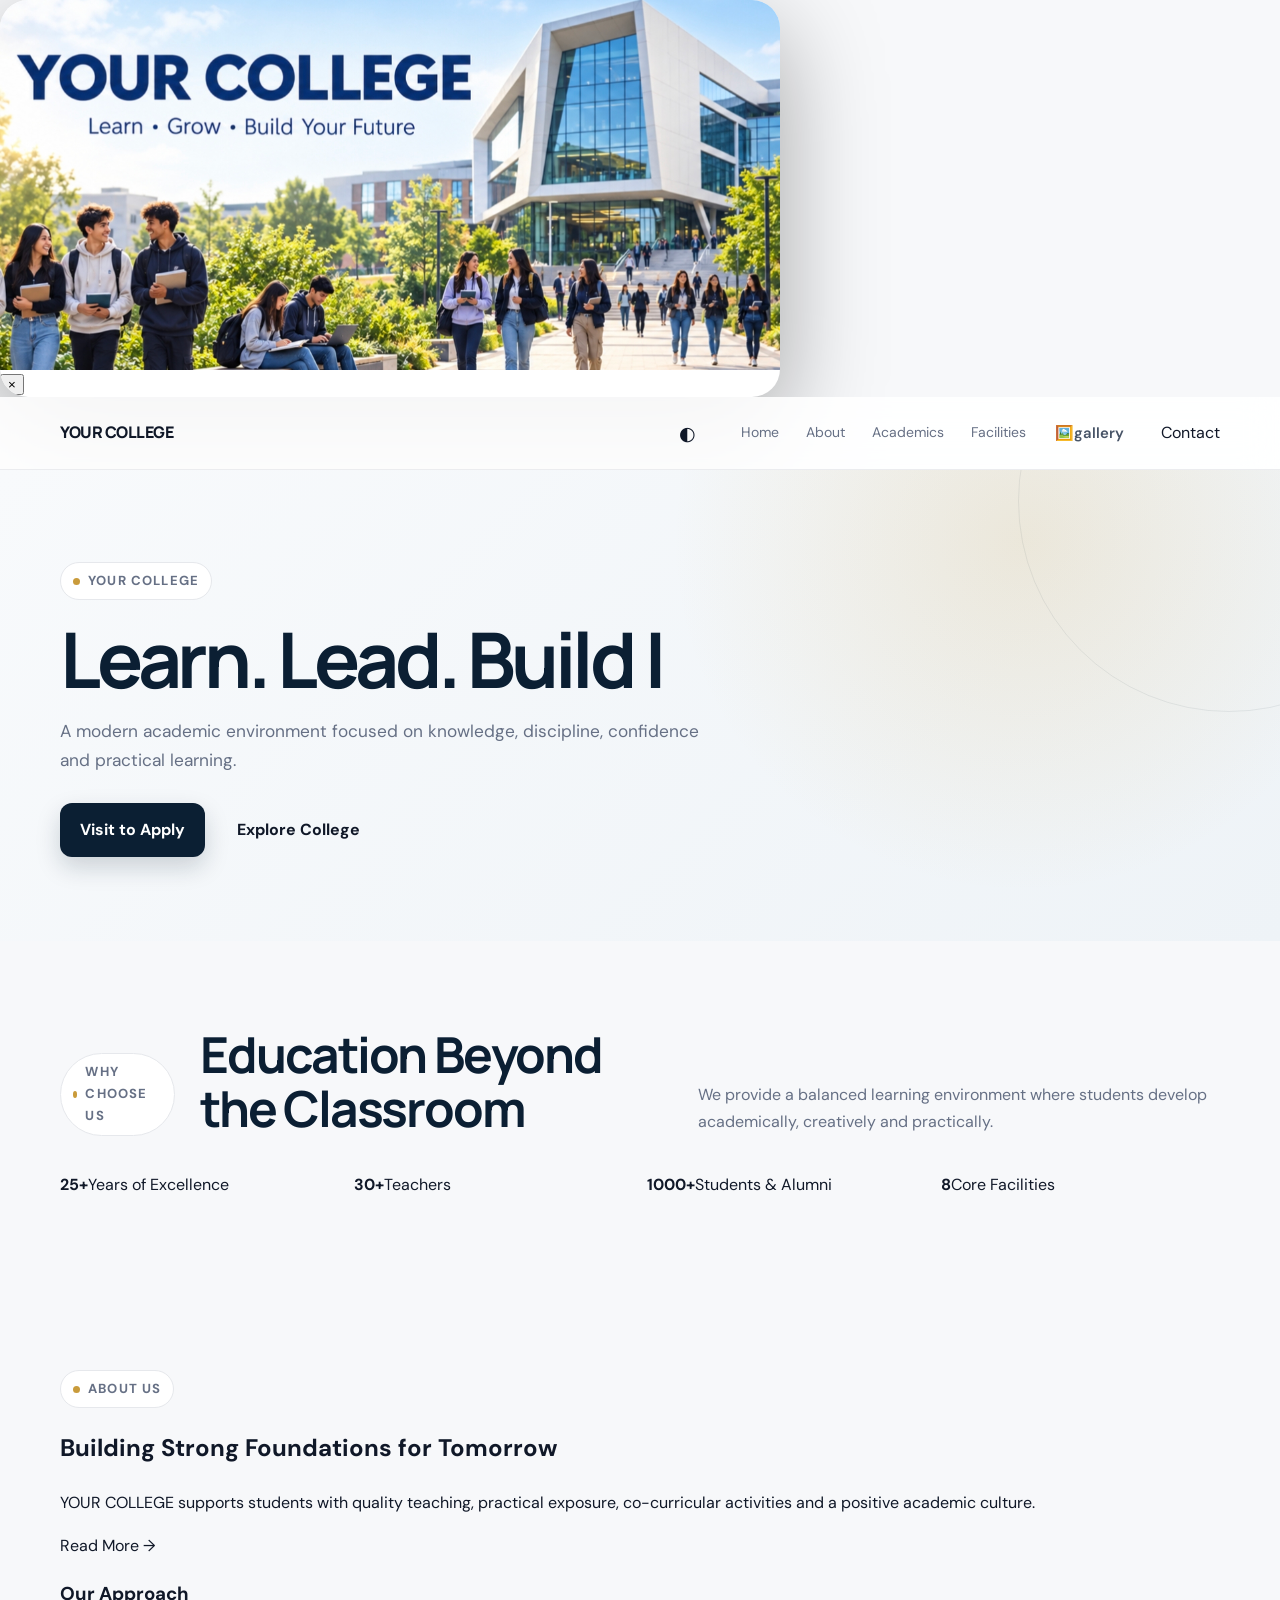
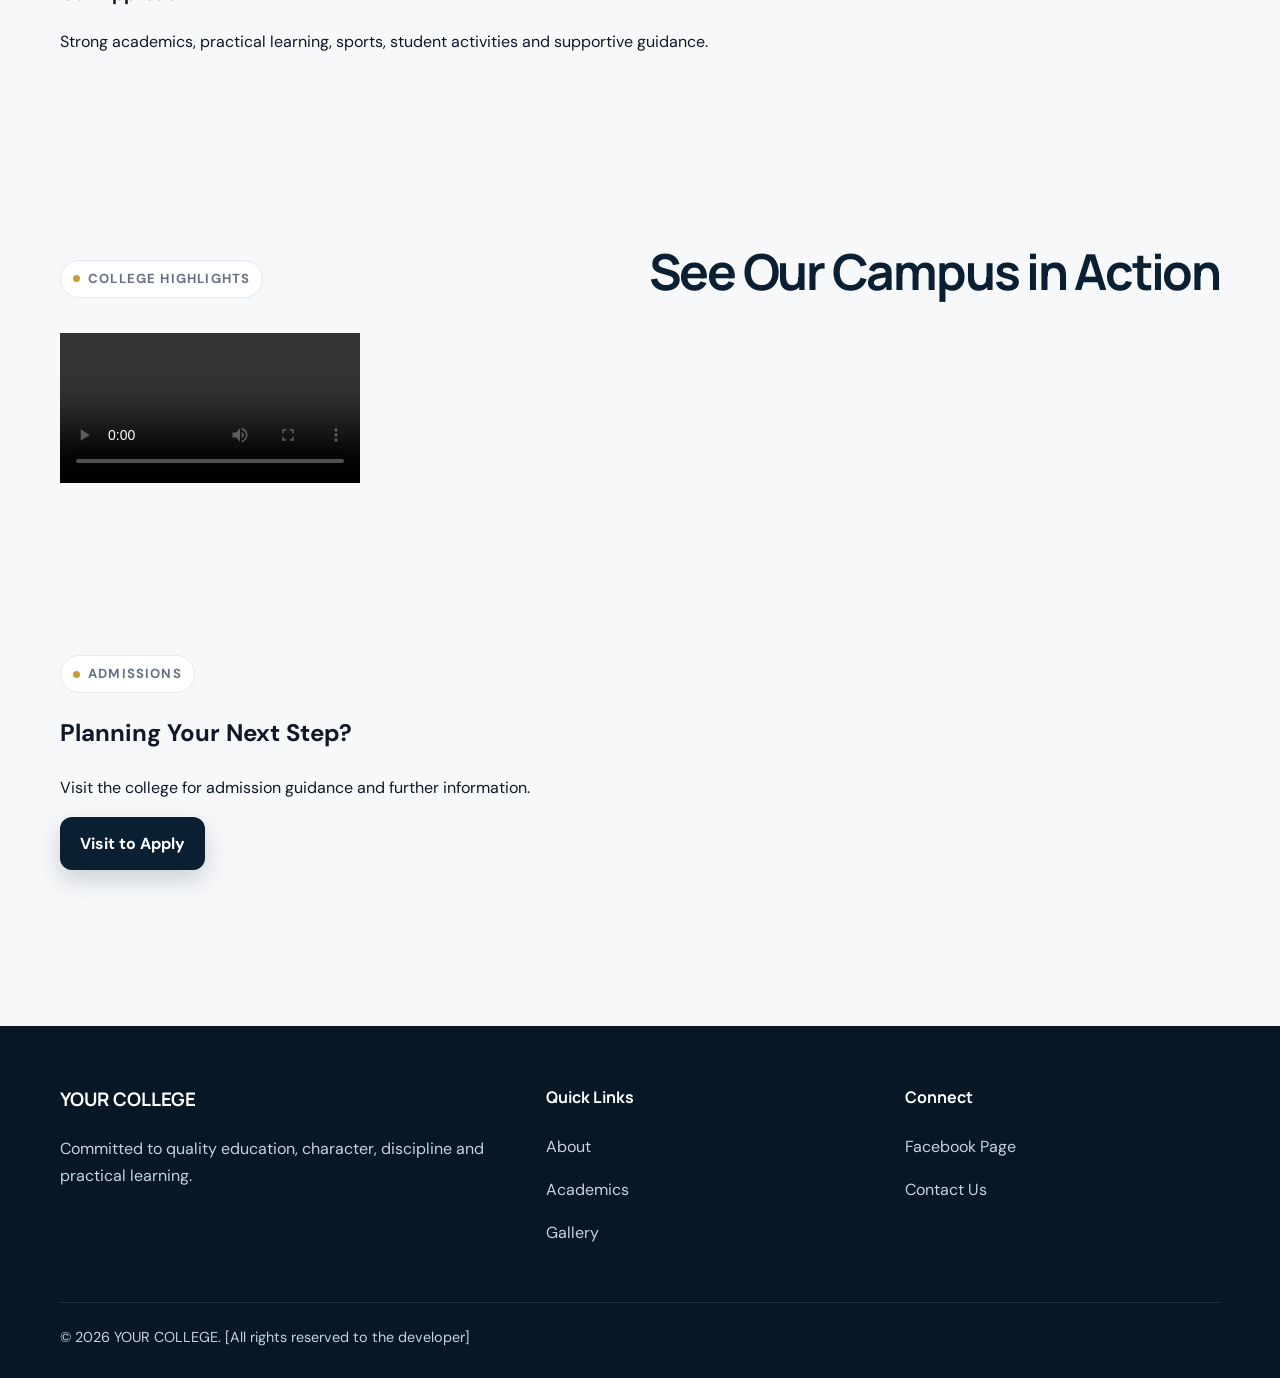
<file: index.html>
<!doctype html><html>
<lang="en"><head><meta charset="utf-8"><meta name="viewport" content="width=device-width,initial-scale=1">
<title>Home | YOUR COLLEGE </title><link rel="stylesheet" href="style.css"></head>
<body><div class="welcome-banner" id="welcomeBanner">
<div class="welcome-card"><img src="images/welcome-banner.jpg" alt="College welcome banner">
<button class="welcome-close" id="welcomeClose" aria-label="Close">×</button></div></div><nav class="navbar">
<div class="container">
<a class="brand" href="index.html">YOUR COLLEGE </a>
<div class="nav-actions">
<button class="theme-toggle" id="themeToggle" aria-label="Toggle theme">◐</button>
<button class="menu-toggle" id="menuToggle" aria-label="Open menu">⋮</button>
</div>
<div class="nav-links" id="navLinks">
<a href="index.html" data-nav="home">Home</a>
<a href="about.html" data-nav="about">About</a>
<a href="academics.html" data-nav="academics">Academics</a>
<a href="facilities.html" data-nav="facilities">Facilities</a>
<div class="nav-gallery">
<a href="gallery.html">🖼️gallery</a>
</div>
</div>
<a href="contact.html" data-nav="contact">Contact</a>
</div>
</div>
</nav><main><section class="hero">
<div class="container hero-content">
<span class="eyebrow">YOUR COLLEGE </span>
<h1 class="movable-text">Learn. Lead. Build Your Future.</h1>
<p>A modern academic environment focused on knowledge, discipline, confidence and practical learning.</p>
<div class="hero-actions"><a class="btn btn-primary" href="contact.html">Visit to Apply</a><a class="btn btn-secondary" href="about.html">Explore College</a></div>
</div></section>
<section class="section"><div class="container">
<div class="section-head"><span class="eyebrow">Why Choose Us</span><h2>Education Beyond the Classroom</h2>
<p>We provide a balanced learning environment where students develop academically, creatively and practically.</p></div>
<div class="stats-grid">
<div class="stat-card"><strong>25+</strong><span>Years of Excellence</span></div>
<div class="stat-card"><strong>30+</strong><span>Teachers</span></div>
<div class="stat-card"><strong>1000+</strong><span>Students & Alumni</span></div>
<div class="stat-card"><strong>8</strong><span>Core Facilities</span></div>
</div></div></section>
<section class="section section-alt"><div class="container split">
<div><span class="eyebrow">About Us</span><h2>Building Strong Foundations for Tomorrow</h2>
<p>YOUR COLLEGE  supports students with quality teaching, practical exposure, co-curricular activities and a positive academic culture.</p>
<a class="text-link" href="about.html">Read More →</a></div>
<div class="feature-card"><h3>Our Approach</h3><p>Strong academics, practical learning, sports, student activities and supportive guidance.</p></div>
</div></section>
<section class="section"><div class="container">
<div class="section-head"><span class="eyebrow">College Highlights</span><h2>See Our Campus in Action</h2></div>
<div class="inline-video"><video controls preload="metadata"><source src="videos/video1.mp4" type="video/mp4"></video></div>
</div></section>
<section class="section section-alt"><div class="container cta-box">
<div><span class="eyebrow">Admissions</span><h2>Planning Your Next Step?</h2><p>Visit the college for admission guidance and further information.</p></div>
<a class="btn btn-primary" href="contact.html">Visit to Apply</a></div></section></main><footer class="footer"><div class="container">
<div class="footer-grid">
<div><h3>YOUR COLLEGE  </h3><p>Committed to quality education, character, discipline and practical learning.</p></div>
<div><h4>Quick Links</h4><p><a href="about.html">About</a></p><p><a href="academics.html">Academics</a></p><p><a href="gallery.html">Gallery</a></p></div>
<div><h4>Connect</h4><p><a href="https://facebook.com/" target="_blank" rel="noopener">Facebook Page</a></p><p><a href="contact.html">Contact Us</a></p></div>
</div><div class="footer-bottom">© 2026 YOUR COLLEGE. [All rights reserved to the developer]</div>
</div></footer>
<script>
document.addEventListener('DOMContentLoaded',()=>{
 const b=document.getElementById('welcomeBanner'), c=document.getElementById('welcomeClose');
 if(b && c) c.onclick=()=>b.remove();
});
</script>
  
<script>
document.addEventListener("DOMContentLoaded",()=>{
  const menu=document.getElementById("menuToggle"), links=document.getElementById("navLinks");
  if(menu && links){
    menu.addEventListener("click",e=>{e.stopPropagation();links.classList.toggle("open");});
    links.querySelectorAll("a").forEach(a=>a.addEventListener("click",()=>links.classList.remove("open")));
    document.addEventListener("click",e=>{if(!links.contains(e.target)&&e.target!==menu) links.classList.remove("open")});
  }

  const theme=document.getElementById("themeToggle");
  const saved=localStorage.getItem("martyrs-theme");
  if(saved==="dark") document.body.classList.add("dark");
  if(theme){
    const update=()=>theme.textContent=document.body.classList.contains("dark")?"☀":"◐";
    update();
    theme.addEventListener("click",()=>{
      document.body.classList.toggle("dark");
      localStorage.setItem("martyrs-theme",document.body.classList.contains("dark")?"dark":"light");
      update();
    });
  }

  // 1. TYPING LOOP - Yahi naya hai
  document.querySelectorAll(".movable-text").forEach(el=>{
    const originalText = el.innerText; // text save
    el.innerText = ""; // khali
    let i = 0, isDeleting = false;

    function run(){
      el.innerText = originalText.substring(0,i) + "|"; // | cursor
      
      if(!isDeleting && i < originalText.length){
        i++; // type
        setTimeout(run,80);
      }
      else if(!isDeleting){
        isDeleting=true;
        setTimeout(run,3000); // 3 sec ruk
      }
      else if(isDeleting && i>0){
        i--; // delete
        setTimeout(run,40);
      }
      else{
        isDeleting=false;
        setTimeout(run,500); // wapas type
      }
    }
    run();
  });

});
</script>
</body></html>
</file>
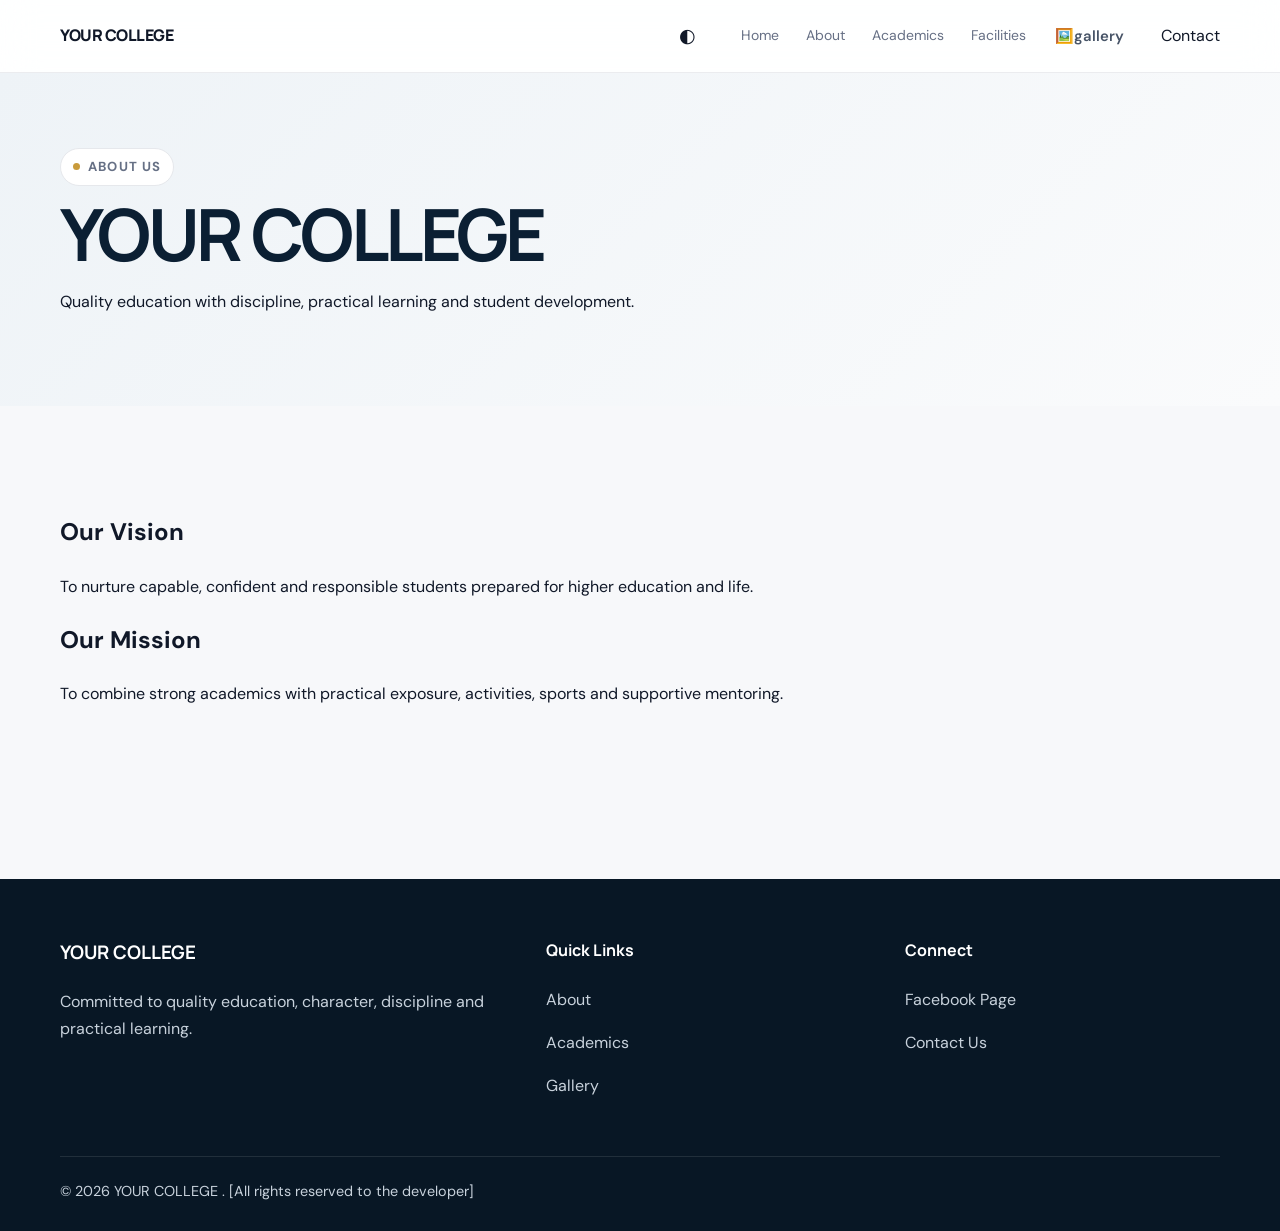
<file: about.html>
<!doctype html>
<html lang="en"><head><meta charset="utf-8"><meta name="viewport" content="width=device-width,initial-scale=1">
<title>About | YOUR COLLEGE </title><link rel="stylesheet" href="style.css"></head>
<body><nav class="navbar">
<div class="container">
<a class="brand" href="index.html">YOUR COLLEGE </a>
<div class="nav-actions">
<button class="theme-toggle" id="themeToggle" aria-label="Toggle theme">◐</button>
<button class="menu-toggle" id="menuToggle" aria-label="Open menu">⋮</button>
</div>
<div class="nav-links" id="navLinks">
<a href="index.html" data-nav="home">Home</a>
<a href="about.html" data-nav="about">About</a>
<a href="academics.html" data-nav="academics">Academics</a>
<a href="facilities.html" data-nav="facilities">Facilities</a>
<div class="nav-gallery">
<a href="gallery.html">🖼️gallery</a>
</div>
</div>
<a href="contact.html" data-nav="contact">Contact</a>
</div>
</div>
</nav><main><section class="page-hero"><div class="container"><span class="eyebrow">About Us</span><h1 class="movable-text">YOUR COLLEGE </h1><p>Quality education with discipline, practical learning and student development.</p></div></section>
<section class="section"><div class="container split"><div><h2 class="movable-text">Our Vision</h2><p>To nurture capable, confident and responsible students prepared for higher education and life.</p></div><div><h2 class="movable-text">Our Mission</h2><p>To combine strong academics with practical exposure, activities, sports and supportive mentoring.</p></div></div></section></main><footer class="footer"><div class="container">
<div class="footer-grid">
<div><h3>YOUR COLLEGE  </h3><p>Committed to quality education, character, discipline and practical learning.</p></div>
<div><h4>Quick Links</h4><p><a href="about.html">About</a></p><p><a href="academics.html">Academics</a></p><p><a href="gallery.html">Gallery</a></p></div>
<div><h4>Connect</h4><p><a href="https://facebook.com/" target="_blank" rel="noopener">Facebook Page</a></p><p><a href="contact.html">Contact Us</a></p></div>
</div><div class="footer-bottom">© 2026 YOUR COLLEGE . [All rights reserved to the developer]</div>
</div></footer>
<script>
document.addEventListener('DOMContentLoaded',()=>{
 const b=document.getElementById('welcomeBanner'), c=document.getElementById('welcomeClose');
 if(b && c) c.onclick=()=>b.remove();
});
</script>
<script>
document.addEventListener("DOMContentLoaded",()=>{
  const menu=document.getElementById("menuToggle"), links=document.getElementById("navLinks");
  if(menu && links){
    menu.addEventListener("click",e=>{e.stopPropagation();links.classList.toggle("open");});
    links.querySelectorAll("a").forEach(a=>a.addEventListener("click",()=>links.classList.remove("open")));
    document.addEventListener("click",e=>{if(!links.contains(e.target)&&e.target!==menu) links.classList.remove("open")});
  }

  const theme=document.getElementById("themeToggle");
  const saved=localStorage.getItem("martyrs-theme");
  if(saved==="dark") document.body.classList.add("dark");
  if(theme){
    const update=()=>theme.textContent=document.body.classList.contains("dark")?"☀":"◐";
    update();
    theme.addEventListener("click",()=>{
      document.body.classList.toggle("dark");
      localStorage.setItem("martyrs-theme",document.body.classList.contains("dark")?"dark":"light");
      update();
    });
  }

  // Make major headings gently movable with drag on desktop/mobile.
  document.querySelectorAll(".movable-text").forEach(el=>{
    let dragging=false,sx=0,sy=0,ox=0,oy=0;
    el.addEventListener("pointerdown",e=>{
      dragging=true;el.setPointerCapture(e.pointerId);
      sx=e.clientX;sy=e.clientY;ox=parseFloat(el.dataset.mx||0);oy=parseFloat(el.dataset.my||0);
    });
    el.addEventListener("pointermove",e=>{
      if(!dragging)return;
      const x=ox+(e.clientX-sx), y=oy+(e.clientY-sy);
      el.dataset.mx=x;el.dataset.my=y;el.style.transform=`translate(${x}px,${y}px)`;
    });
    el.addEventListener("pointerup",()=>dragging=false);
  });
});
</script>
</body></html>
</file>
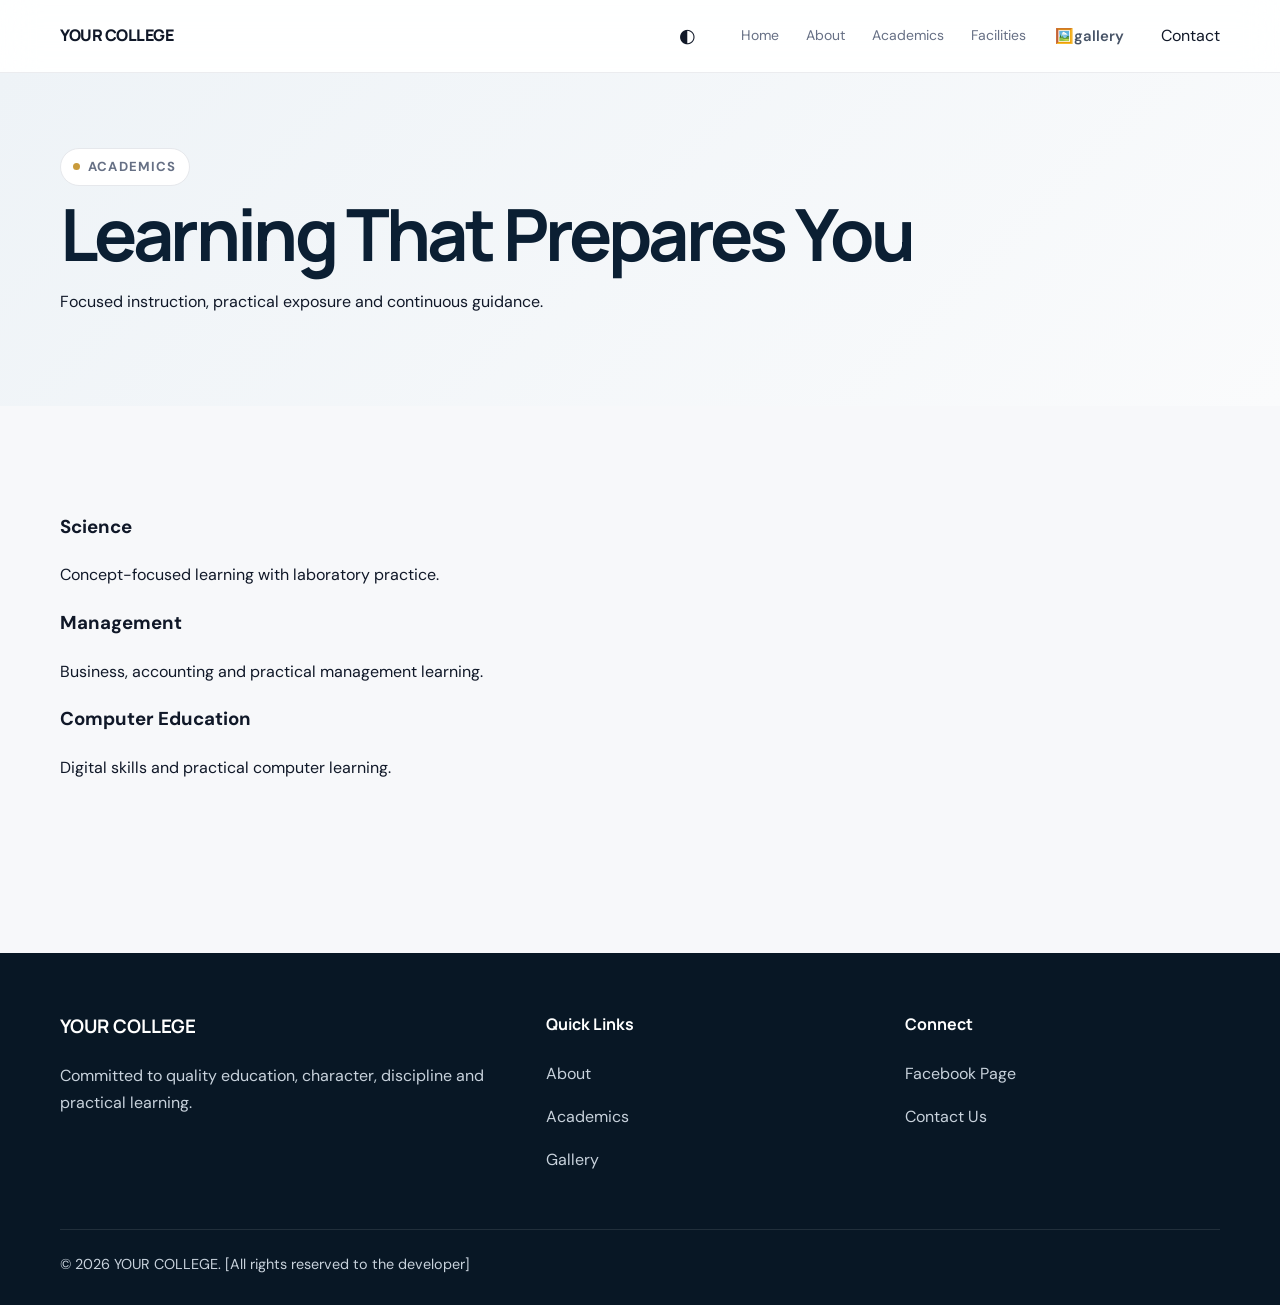
<file: academics.html>
<!doctype html>
<html lang="en"><head><meta charset="utf-8"><meta name="viewport" content="width=device-width,initial-scale=1">
<title>Academics | YOUR COLLEGE </title><link rel="stylesheet" href="style.css"></head>
<body><nav class="navbar">
<div class="container">
<a class="brand" href="index.html">YOUR COLLEGE </a>
<div class="nav-actions">
<button class="theme-toggle" id="themeToggle" aria-label="Toggle theme">◐</button>
<button class="menu-toggle" id="menuToggle" aria-label="Open menu">⋮</button>
</div>
<div class="nav-links" id="navLinks">
<a href="index.html" data-nav="home">Home</a>
<a href="about.html" data-nav="about">About</a>
<a href="academics.html" data-nav="academics">Academics</a>
<a href="facilities.html" data-nav="facilities">Facilities</a>
<div class="nav-gallery">
<a href="gallery.html">🖼️gallery</a>
</div>
</div>
<a href="contact.html" data-nav="contact">Contact</a>
</div>
</div>
</nav><main><section class="page-hero"><div class="container"><span class="eyebrow">Academics</span><h1 class="movable-text">Learning That Prepares You</h1><p>Focused instruction, practical exposure and continuous guidance.</p></div></section>
<section class="section"><div class="container cards-grid"><div class="feature-card"><h3>Science</h3><p>Concept-focused learning with laboratory practice.</p></div><div class="feature-card"><h3>Management</h3><p>Business, accounting and practical management learning.</p></div><div class="feature-card"><h3>Computer Education</h3><p>Digital skills and practical computer learning.</p></div></div></section></main><footer class="footer"><div class="container">
<div class="footer-grid">
<div><h3>YOUR COLLEGE </h3><p>Committed to quality education, character, discipline and practical learning.</p></div>
<div><h4>Quick Links</h4><p><a href="about.html">About</a></p><p><a href="academics.html">Academics</a></p><p><a href="gallery.html">Gallery</a></p></div>
<div><h4>Connect</h4><p><a href="https://facebook.com/" target="_blank" rel="noopener">Facebook Page</a></p><p><a href="contact.html">Contact Us</a></p></div>
</div><div class="footer-bottom">© 2026 YOUR COLLEGE. [All rights reserved to the developer]</div>
</div></footer>
<script>
document.addEventListener('DOMContentLoaded',()=>{
 const b=document.getElementById('welcomeBanner'), c=document.getElementById('welcomeClose');
 if(b && c) c.onclick=()=>b.remove();
});
</script>
<script>
document.addEventListener("DOMContentLoaded",()=>{
  const menu=document.getElementById("menuToggle"), links=document.getElementById("navLinks");
  if(menu && links){
    menu.addEventListener("click",e=>{e.stopPropagation();links.classList.toggle("open");});
    links.querySelectorAll("a").forEach(a=>a.addEventListener("click",()=>links.classList.remove("open")));
    document.addEventListener("click",e=>{if(!links.contains(e.target)&&e.target!==menu) links.classList.remove("open")});
  }

  const theme=document.getElementById("themeToggle");
  const saved=localStorage.getItem("martyrs-theme");
  if(saved==="dark") document.body.classList.add("dark");
  if(theme){
    const update=()=>theme.textContent=document.body.classList.contains("dark")?"☀":"◐";
    update();
    theme.addEventListener("click",()=>{
      document.body.classList.toggle("dark");
      localStorage.setItem("martyrs-theme",document.body.classList.contains("dark")?"dark":"light");
      update();
    });
  }

  // Make major headings gently movable with drag on desktop/mobile.
  document.querySelectorAll(".movable-text").forEach(el=>{
    let dragging=false,sx=0,sy=0,ox=0,oy=0;
    el.addEventListener("pointerdown",e=>{
      dragging=true;el.setPointerCapture(e.pointerId);
      sx=e.clientX;sy=e.clientY;ox=parseFloat(el.dataset.mx||0);oy=parseFloat(el.dataset.my||0);
    });
    el.addEventListener("pointermove",e=>{
      if(!dragging)return;
      const x=ox+(e.clientX-sx), y=oy+(e.clientY-sy);
      el.dataset.mx=x;el.dataset.my=y;el.style.transform=`translate(${x}px,${y}px)`;
    });
    el.addEventListener("pointerup",()=>dragging=false);
  });
});
</script>
</body></html>
</file>
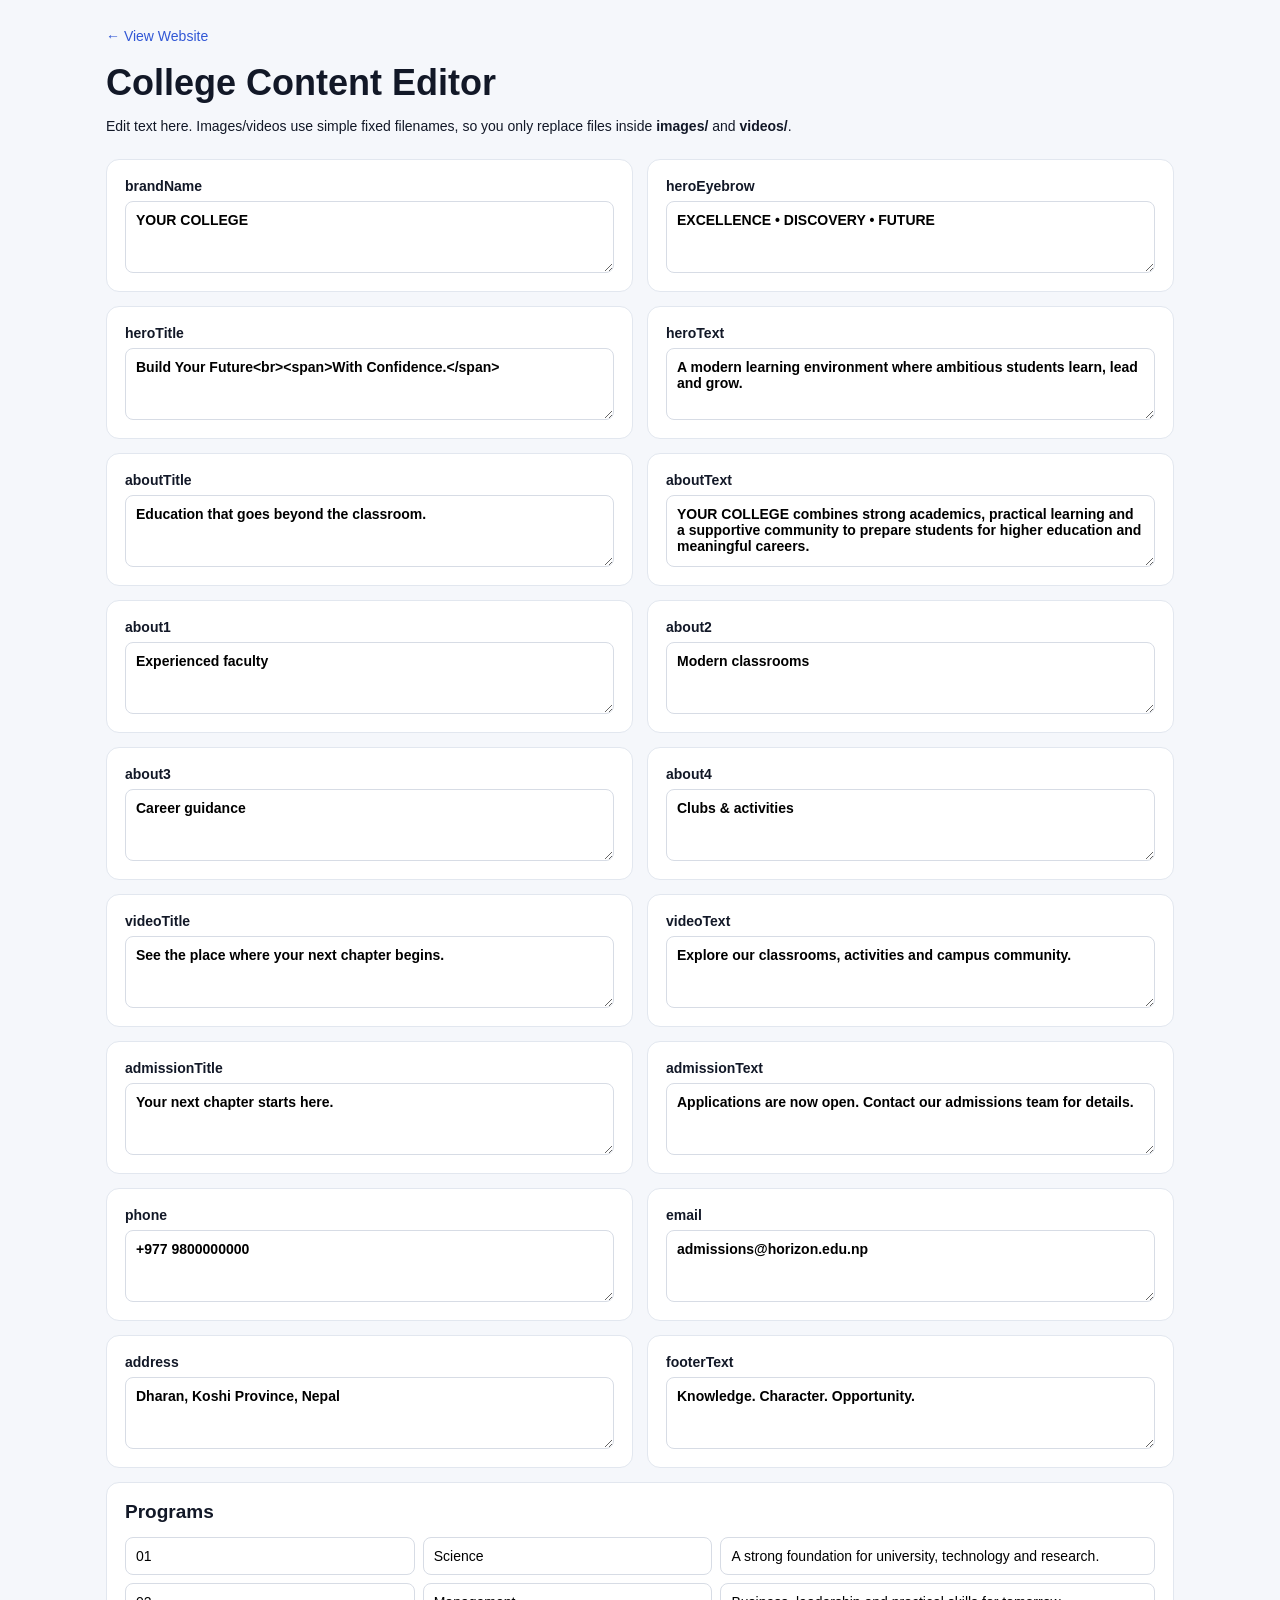
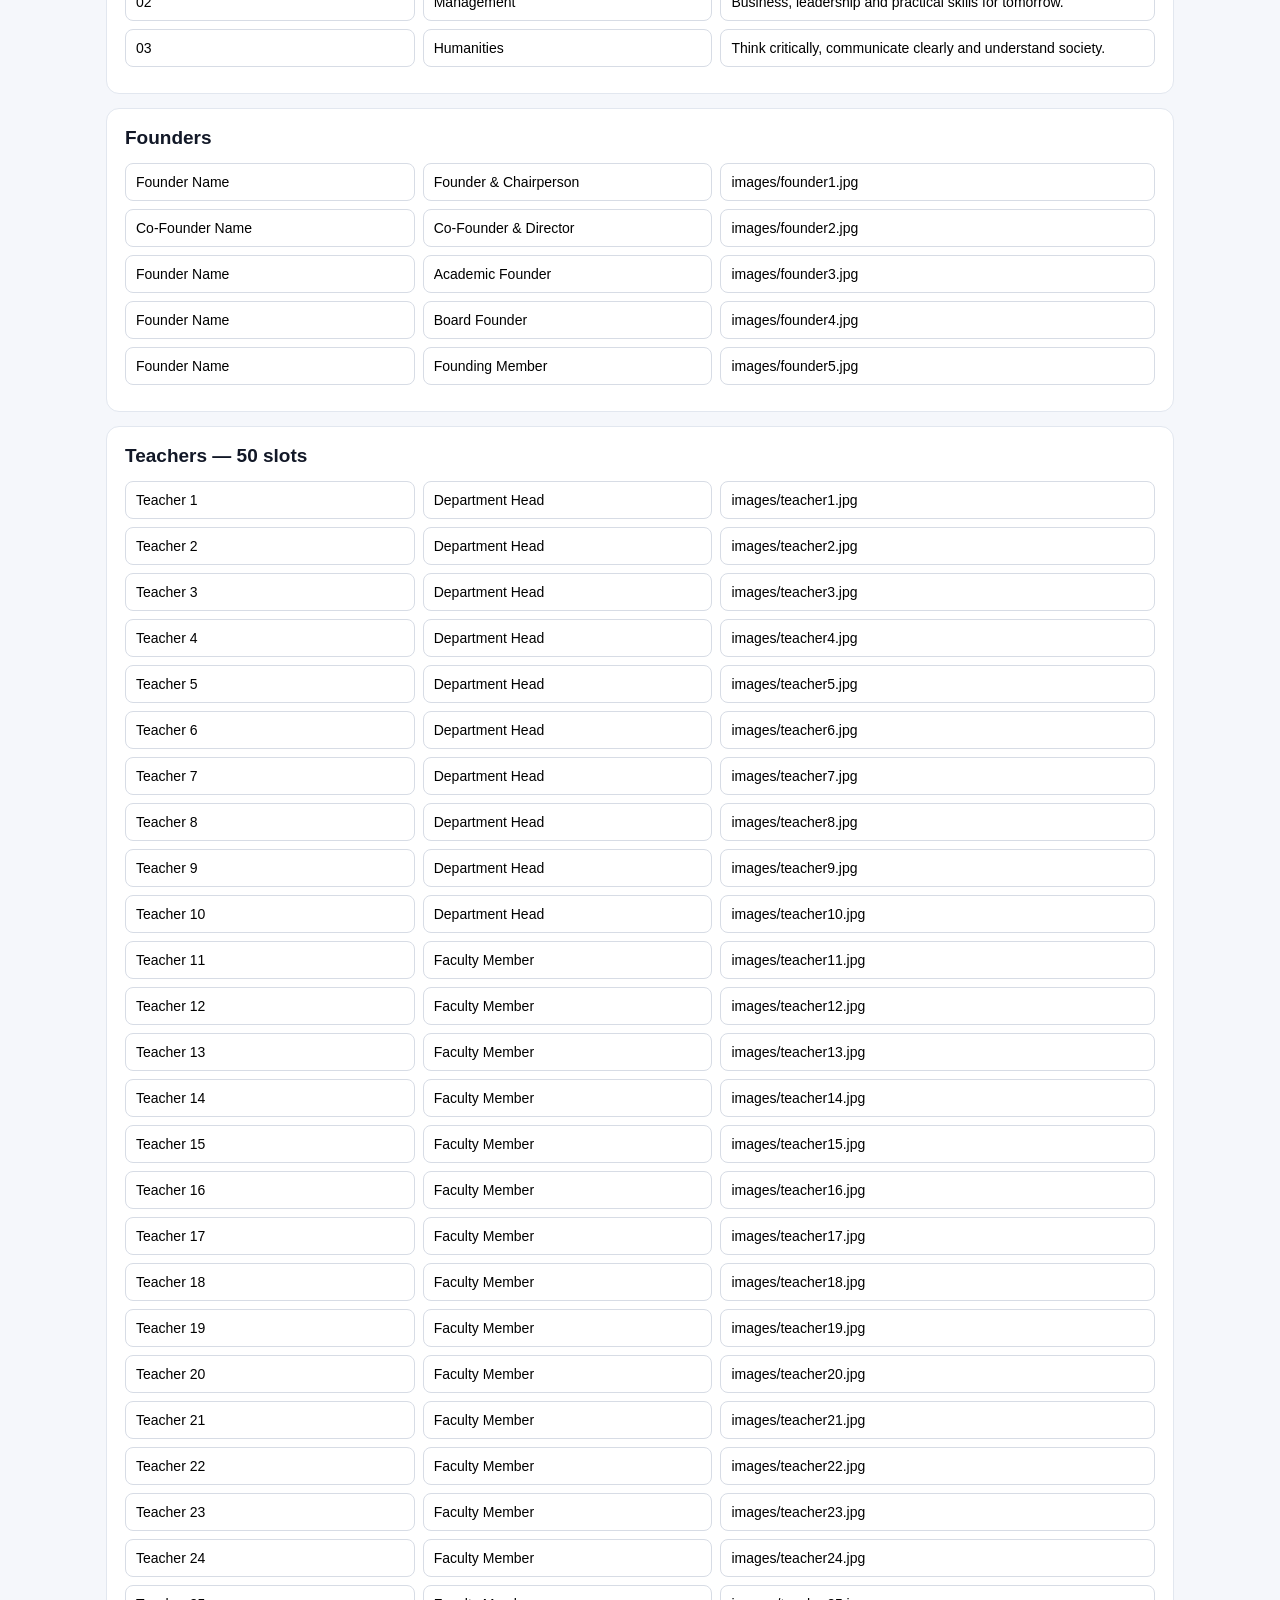
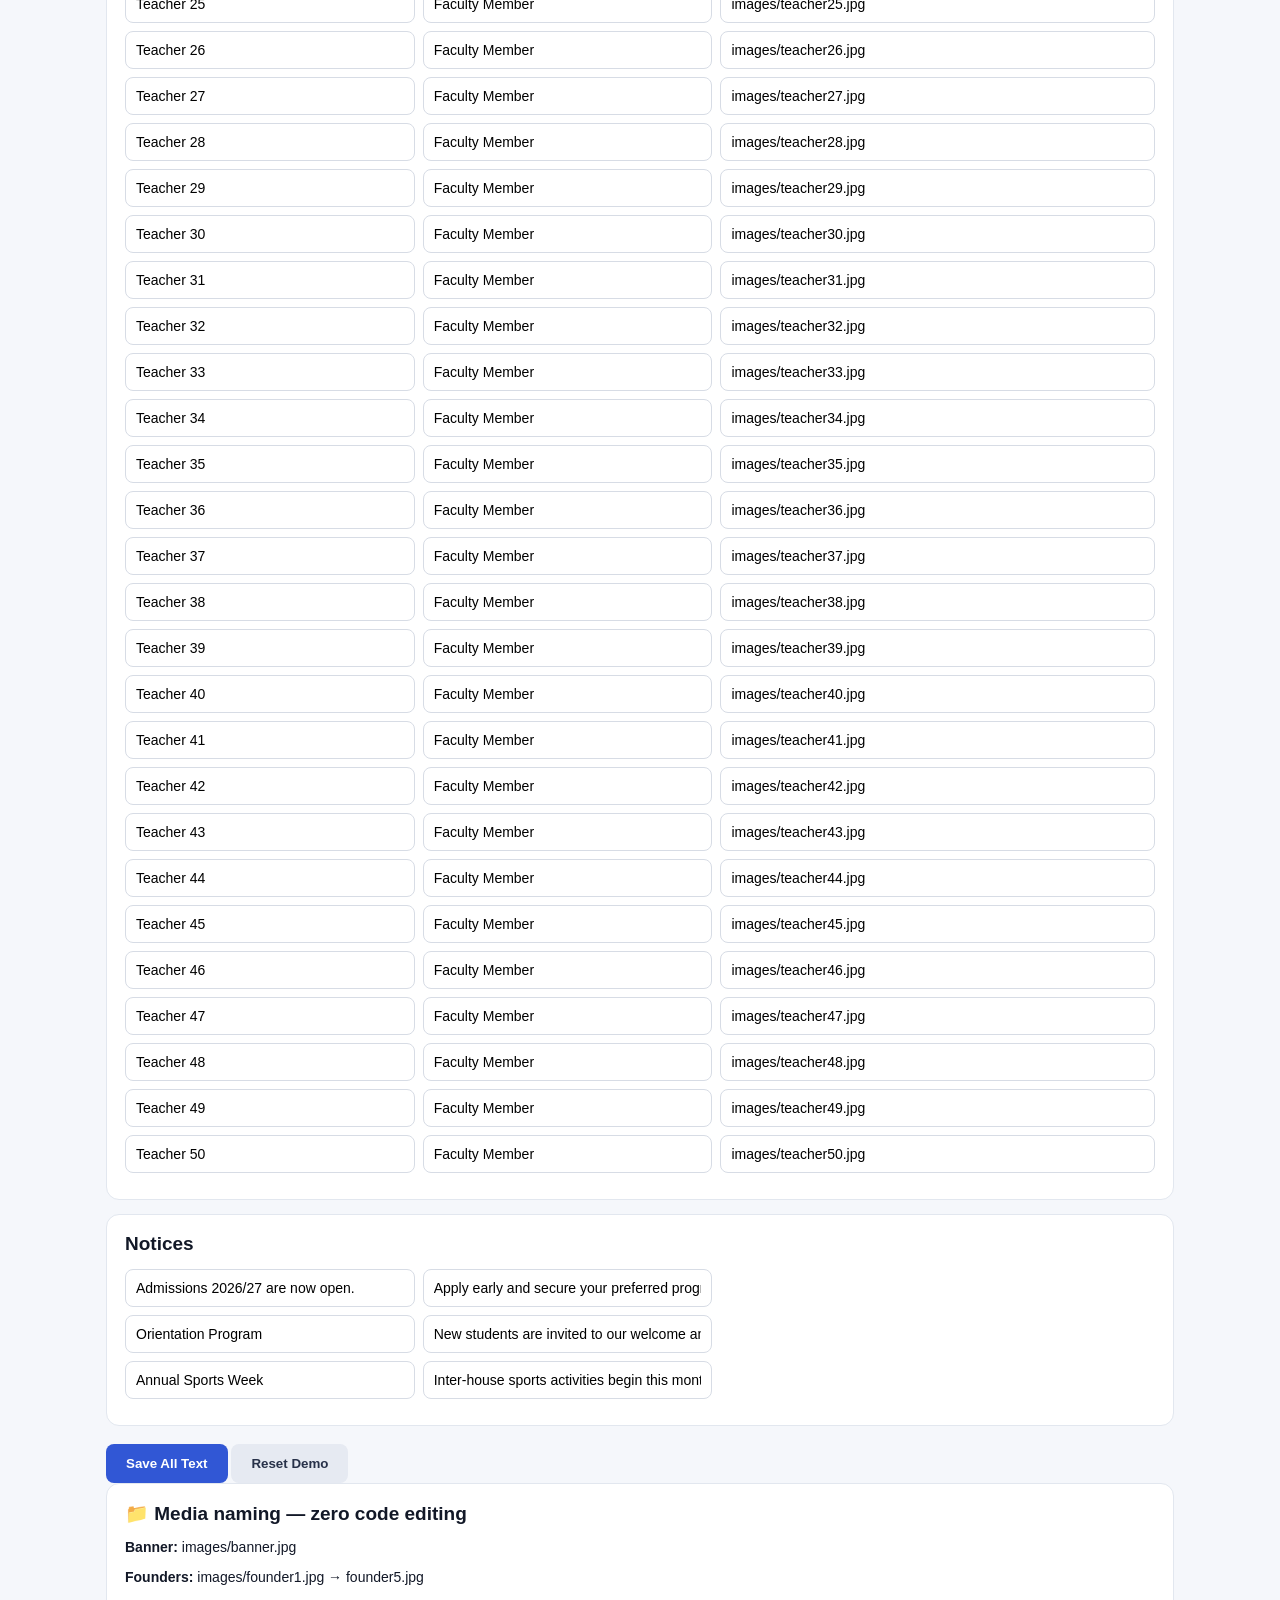
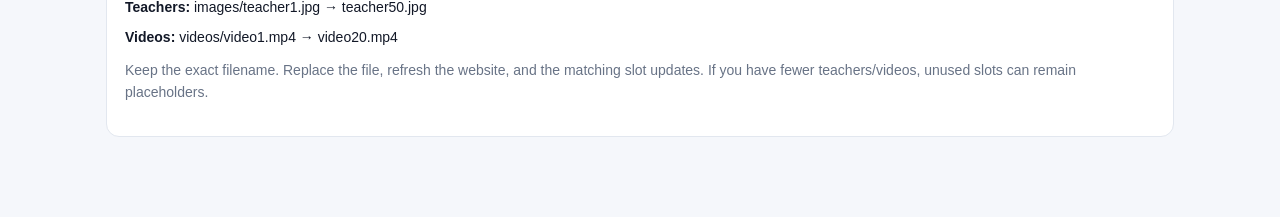
<file: admin.html>
<!doctype html><html><head><meta charset="utf-8"><meta name="viewport" content="width=device-width,initial-scale=1"><title>College Content Editor</title><link rel="stylesheet" href="admin.css"></head><body><div class="wrap">
<header><a href="index.html">← View Website</a><h1 class="movable-text">College Content Editor</h1><p>Edit text here. Images/videos use simple fixed filenames, so you only replace files inside <b>images/</b> and <b>videos/</b>.</p></header>
<div id="fields" class="grid"></div><button id="save">Save All Text</button> <button id="reset" class="secondary">Reset Demo</button><span id="status"></span>
<section class="panel"><h2 class="movable-text">📁 Media naming — zero code editing</h2><p><b>Banner:</b> images/banner.jpg</p><p><b>Founders:</b> images/founder1.jpg → founder5.jpg</p><p><b>Teachers:</b> images/teacher1.jpg → teacher50.jpg</p><p><b>Videos:</b> videos/video1.mp4 → video20.mp4</p><p class="hint">Keep the exact filename. Replace the file, refresh the website, and the matching slot updates. If you have fewer teachers/videos, unused slots can remain placeholders.</p></section></div>
<script>
const base=JSON.parse(localStorage.getItem("collegeData")||"null")||{brandName:"YOUR COLLEGE",heroEyebrow:"EXCELLENCE • DISCOVERY • FUTURE",heroTitle:"Build Your Future<br><span>With Confidence.</span>",heroText:"A modern learning environment where ambitious students learn, lead and grow.",aboutTitle:"Education that goes beyond the classroom.",aboutText:"YOUR COLLEGE combines strong academics, practical learning and a supportive community to prepare students for higher education and meaningful careers.",about1:"Experienced faculty",about2:"Modern classrooms",about3:"Career guidance",about4:"Clubs & activities",videoTitle:"See the place where your next chapter begins.",videoText:"Explore our classrooms, activities and campus community.",admissionTitle:"Your next chapter starts here.",admissionText:"Applications are now open. Contact our admissions team for details.",phone:"+977 9800000000",email:"admissions@horizon.edu.np",address:"Dharan, Koshi Province, Nepal",footerText:"Knowledge. Character. Opportunity.",stats:[["25+","Years of Excellence"],["4,500+","Alumni"],["30+","Expert Faculty"]],programs:[["01","Science","A strong foundation for university, technology and research."],["02","Management","Business, leadership and practical skills for tomorrow."],["03","Humanities","Think critically, communicate clearly and understand society."]],founders:[["Founder Name","Founder & Chairperson","images/founder1.jpg"],["Co-Founder Name","Co-Founder & Director","images/founder2.jpg"],["Founder Name","Academic Founder","images/founder3.jpg"],["Founder Name","Board Founder","images/founder4.jpg"],["Founder Name","Founding Member","images/founder5.jpg"]],faculty:Array.from({length:50},(_,i)=>["Teacher "+(i+1),i<10?"Department Head":"Faculty Member","images/teacher"+(i+1)+".jpg"]),notices:[["Admissions 2026/27 are now open.","Apply early and secure your preferred program."],["Orientation Program","New students are invited to our welcome and orientation session."],["Annual Sports Week","Inter-house sports activities begin this month."]]};
const text=["brandName","heroEyebrow","heroTitle","heroText","aboutTitle","aboutText","about1","about2","about3","about4","videoTitle","videoText","admissionTitle","admissionText","phone","email","address","footerText"];
let html=text.map(k=>`<section class="panel"><label>${k}<textarea data-key="${k}">${base[k]||""}</textarea></label></section>`).join("");
html+=`<section class="panel wide"><h2 class="movable-text">Programs</h2>${base.programs.map((x,i)=>`<div class="row">${x.map((v,k)=>`<input data-p="${i}" data-k="${k}" value="${v.replace(/"/g,"&quot;")}">`).join("")}</div>`).join("")}</section>`;
html+=`<section class="panel wide"><h2 class="movable-text">Founders</h2>${base.founders.map((x,i)=>`<div class="row">${x.map((v,k)=>`<input data-f="${i}" data-k="${k}" value="${v.replace(/"/g,"&quot;")}">`).join("")}</div>`).join("")}</section>`;
html+=`<section class="panel wide"><h2 class="movable-text">Teachers — 50 slots</h2>${base.faculty.map((x,i)=>`<div class="row">${x.map((v,k)=>`<input data-t="${i}" data-k="${k}" value="${v.replace(/"/g,"&quot;")}">`).join("")}</div>`).join("")}</section>`;
html+=`<section class="panel wide"><h2 class="movable-text">Notices</h2>${base.notices.map((x,i)=>`<div class="row">${x.map((v,k)=>`<input data-n="${i}" data-k="${k}" value="${v.replace(/"/g,"&quot;")}">`).join("")}</div>`).join("")}</section>`;
document.getElementById("fields").innerHTML=html;
document.getElementById("save").onclick=()=>{text.forEach(k=>base[k]=document.querySelector('[data-key="'+k+'"]').value);document.querySelectorAll("[data-p]").forEach(e=>base.programs[e.dataset.p][e.dataset.k]=e.value);document.querySelectorAll("[data-f]").forEach(e=>base.founders[e.dataset.f][e.dataset.k]=e.value);document.querySelectorAll("[data-t]").forEach(e=>base.faculty[e.dataset.t][e.dataset.k]=e.value);document.querySelectorAll("[data-n]").forEach(e=>base.notices[e.dataset.n][e.dataset.k]=e.value);localStorage.setItem("collegeData",JSON.stringify(base));document.getElementById("status").textContent="Saved ✓";};document.getElementById("reset").onclick=()=>{localStorage.removeItem("collegeData");location.reload()};
</script>
<script>
document.addEventListener("DOMContentLoaded",()=>{
  const menu=document.getElementById("menuToggle"), links=document.getElementById("navLinks");
  if(menu && links){
    menu.addEventListener("click",e=>{e.stopPropagation();links.classList.toggle("open");});
    links.querySelectorAll("a").forEach(a=>a.addEventListener("click",()=>links.classList.remove("open")));
    document.addEventListener("click",e=>{if(!links.contains(e.target)&&e.target!==menu) links.classList.remove("open")});
  }

  const theme=document.getElementById("themeToggle");
  const saved=localStorage.getItem("martyrs-theme");
  if(saved==="dark") document.body.classList.add("dark");
  if(theme){
    const update=()=>theme.textContent=document.body.classList.contains("dark")?"☀":"◐";
    update();
    theme.addEventListener("click",()=>{
      document.body.classList.toggle("dark");
      localStorage.setItem("martyrs-theme",document.body.classList.contains("dark")?"dark":"light");
      update();
    });
  }

  // Make major headings gently movable with drag on desktop/mobile.
  document.querySelectorAll(".movable-text").forEach(el=>{
    let dragging=false,sx=0,sy=0,ox=0,oy=0;
    el.addEventListener("pointerdown",e=>{
      dragging=true;el.setPointerCapture(e.pointerId);
      sx=e.clientX;sy=e.clientY;ox=parseFloat(el.dataset.mx||0);oy=parseFloat(el.dataset.my||0);
    });
    el.addEventListener("pointermove",e=>{
      if(!dragging)return;
      const x=ox+(e.clientX-sx), y=oy+(e.clientY-sy);
      el.dataset.mx=x;el.dataset.my=y;el.style.transform=`translate(${x}px,${y}px)`;
    });
    el.addEventListener("pointerup",()=>dragging=false);
  });
});
</script>
</body></html>
</file>
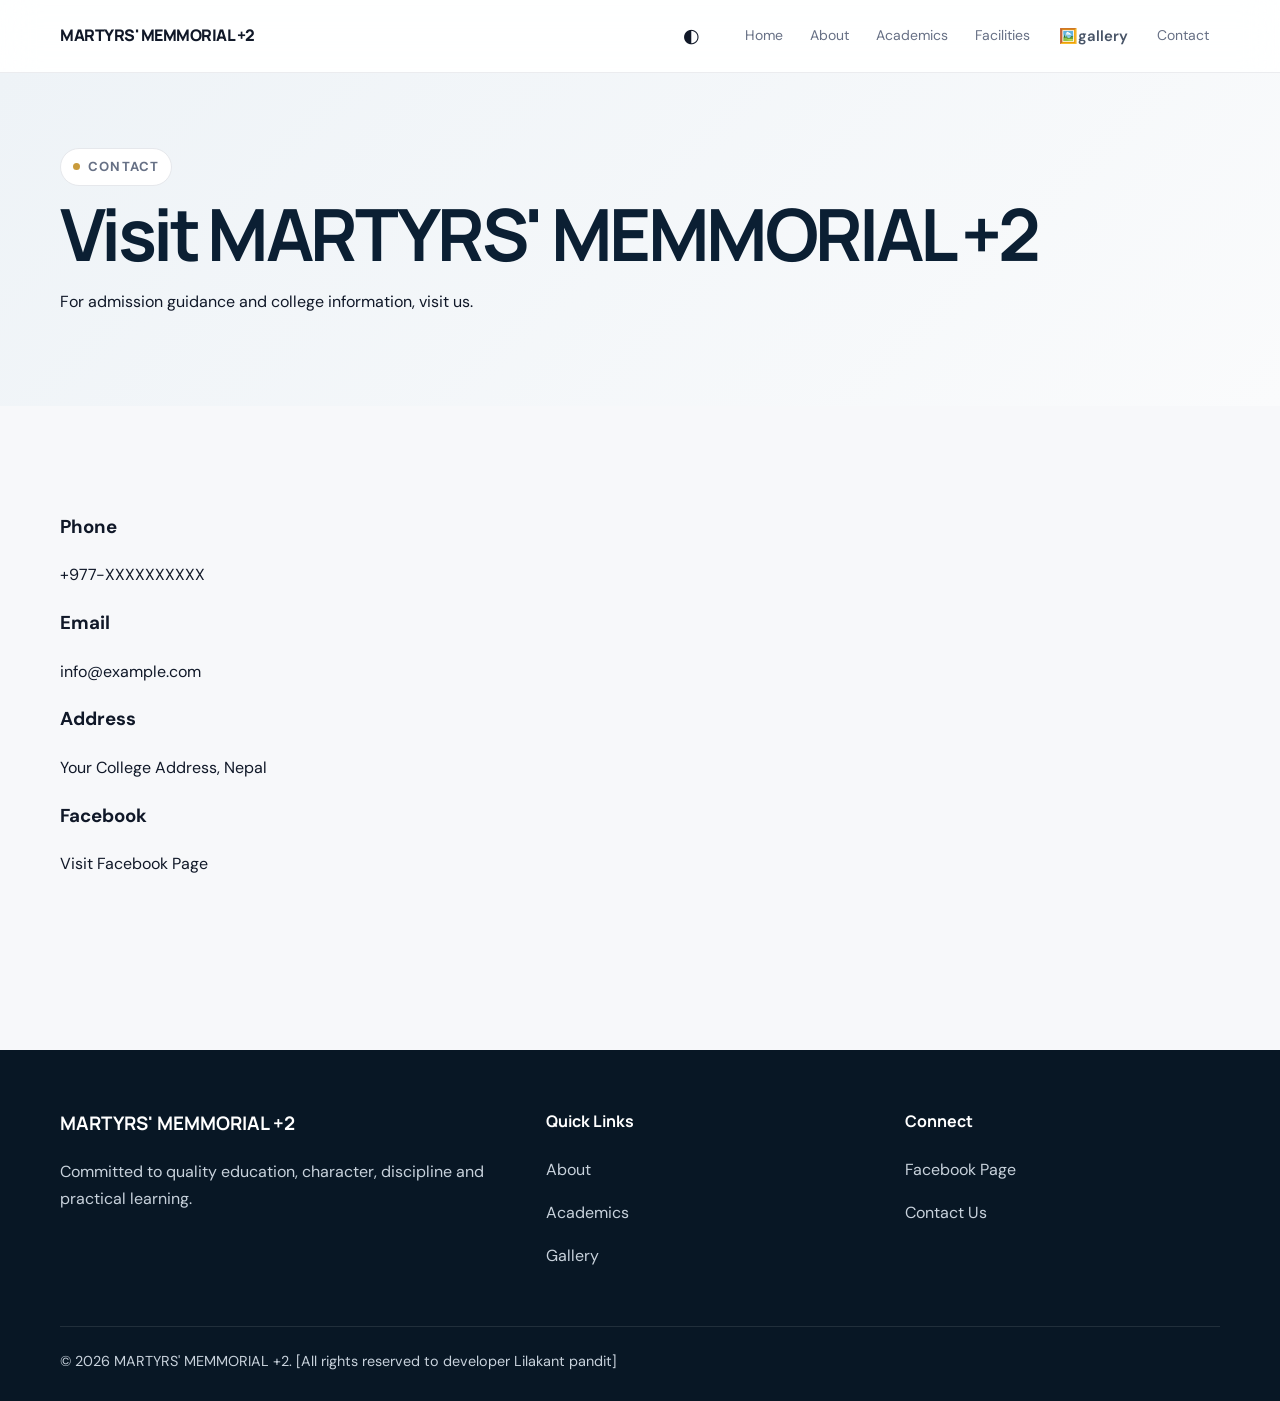
<file: contact.html>
<!doctype html>
<html lang="en"><head><meta charset="utf-8"><meta name="viewport" content="width=device-width,initial-scale=1">
<title>Contact | MARTYRS' MEMMORIAL +2</title><link rel="stylesheet" href="style.css"></head>
<body><nav class="navbar">
<div class="container">
<a class="brand" href="index.html">MARTYRS' MEMMORIAL +2</a>
<div class="nav-actions">
<button class="theme-toggle" id="themeToggle" aria-label="Toggle theme">◐</button>
<button class="menu-toggle" id="menuToggle" aria-label="Open menu">⋮</button>
</div>
<div class="nav-links" id="navLinks">
<a href="index.html" data-nav="home">Home</a>
<a href="about.html" data-nav="about">About</a>
<a href="academics.html" data-nav="academics">Academics</a>
<a href="facilities.html" data-nav="facilities">Facilities</a>
<div class="nav-gallery">
<a href="gallery.html">🖼️gallery</a>
</div>
<a href="contact.html" data-nav="contact">Contact</a>
</div>
</div>
</nav><main><section class="page-hero"><div class="container"><span class="eyebrow">Contact</span><h1 class="movable-text">Visit MARTYRS' MEMMORIAL +2</h1><p>For admission guidance and college information, visit us.</p></div></section>
<section class="section"><div class="container cards-grid">
<div class="feature-card"><h3>Phone</h3><p>+977-XXXXXXXXXX</p></div>
<div class="feature-card"><h3>Email</h3><p>info@example.com</p></div>
<div class="feature-card"><h3>Address</h3><p>Your College Address, Nepal</p></div>
<div class="feature-card"><h3>Facebook</h3><p><a href="https://facebook.com/" target="_blank" rel="noopener">Visit Facebook Page</a></p></div>
</div></section></main><footer class="footer"><div class="container">
<div class="footer-grid">
<div><h3>MARTYRS' MEMMORIAL +2</h3><p>Committed to quality education, character, discipline and practical learning.</p></div>
<div><h4>Quick Links</h4><p><a href="about.html">About</a></p><p><a href="academics.html">Academics</a></p><p><a href="gallery.html">Gallery</a></p></div>
<div><h4>Connect</h4><p><a href="https://facebook.com/" target="_blank" rel="noopener">Facebook Page</a></p><p><a href="contact.html">Contact Us</a></p></div>
</div><div class="footer-bottom">© 2026 MARTYRS' MEMMORIAL +2. [All rights reserved to developer Lilakant pandit]</div>
</div></footer>
<script>
document.addEventListener('DOMContentLoaded',()=>{
 const b=document.getElementById('welcomeBanner'), c=document.getElementById('welcomeClose');
 if(b && c) c.onclick=()=>b.remove();
});
</script>
<script>
document.addEventListener("DOMContentLoaded",()=>{
  const menu=document.getElementById("menuToggle"), links=document.getElementById("navLinks");
  if(menu && links){
    menu.addEventListener("click",e=>{e.stopPropagation();links.classList.toggle("open");});
    links.querySelectorAll("a").forEach(a=>a.addEventListener("click",()=>links.classList.remove("open")));
    document.addEventListener("click",e=>{if(!links.contains(e.target)&&e.target!==menu) links.classList.remove("open")});
  }

  const theme=document.getElementById("themeToggle");
  const saved=localStorage.getItem("martyrs-theme");
  if(saved==="dark") document.body.classList.add("dark");
  if(theme){
    const update=()=>theme.textContent=document.body.classList.contains("dark")?"☀":"◐";
    update();
    theme.addEventListener("click",()=>{
      document.body.classList.toggle("dark");
      localStorage.setItem("martyrs-theme",document.body.classList.contains("dark")?"dark":"light");
      update();
    });
  }

  // Make major headings gently movable with drag on desktop/mobile.
  document.querySelectorAll(".movable-text").forEach(el=>{
    let dragging=false,sx=0,sy=0,ox=0,oy=0;
    el.addEventListener("pointerdown",e=>{
      dragging=true;el.setPointerCapture(e.pointerId);
      sx=e.clientX;sy=e.clientY;ox=parseFloat(el.dataset.mx||0);oy=parseFloat(el.dataset.my||0);
    });
    el.addEventListener("pointermove",e=>{
      if(!dragging)return;
      const x=ox+(e.clientX-sx), y=oy+(e.clientY-sy);
      el.dataset.mx=x;el.dataset.my=y;el.style.transform=`translate(${x}px,${y}px)`;
    });
    el.addEventListener("pointerup",()=>dragging=false);
  });
});
</script>
</body></html>
</file>
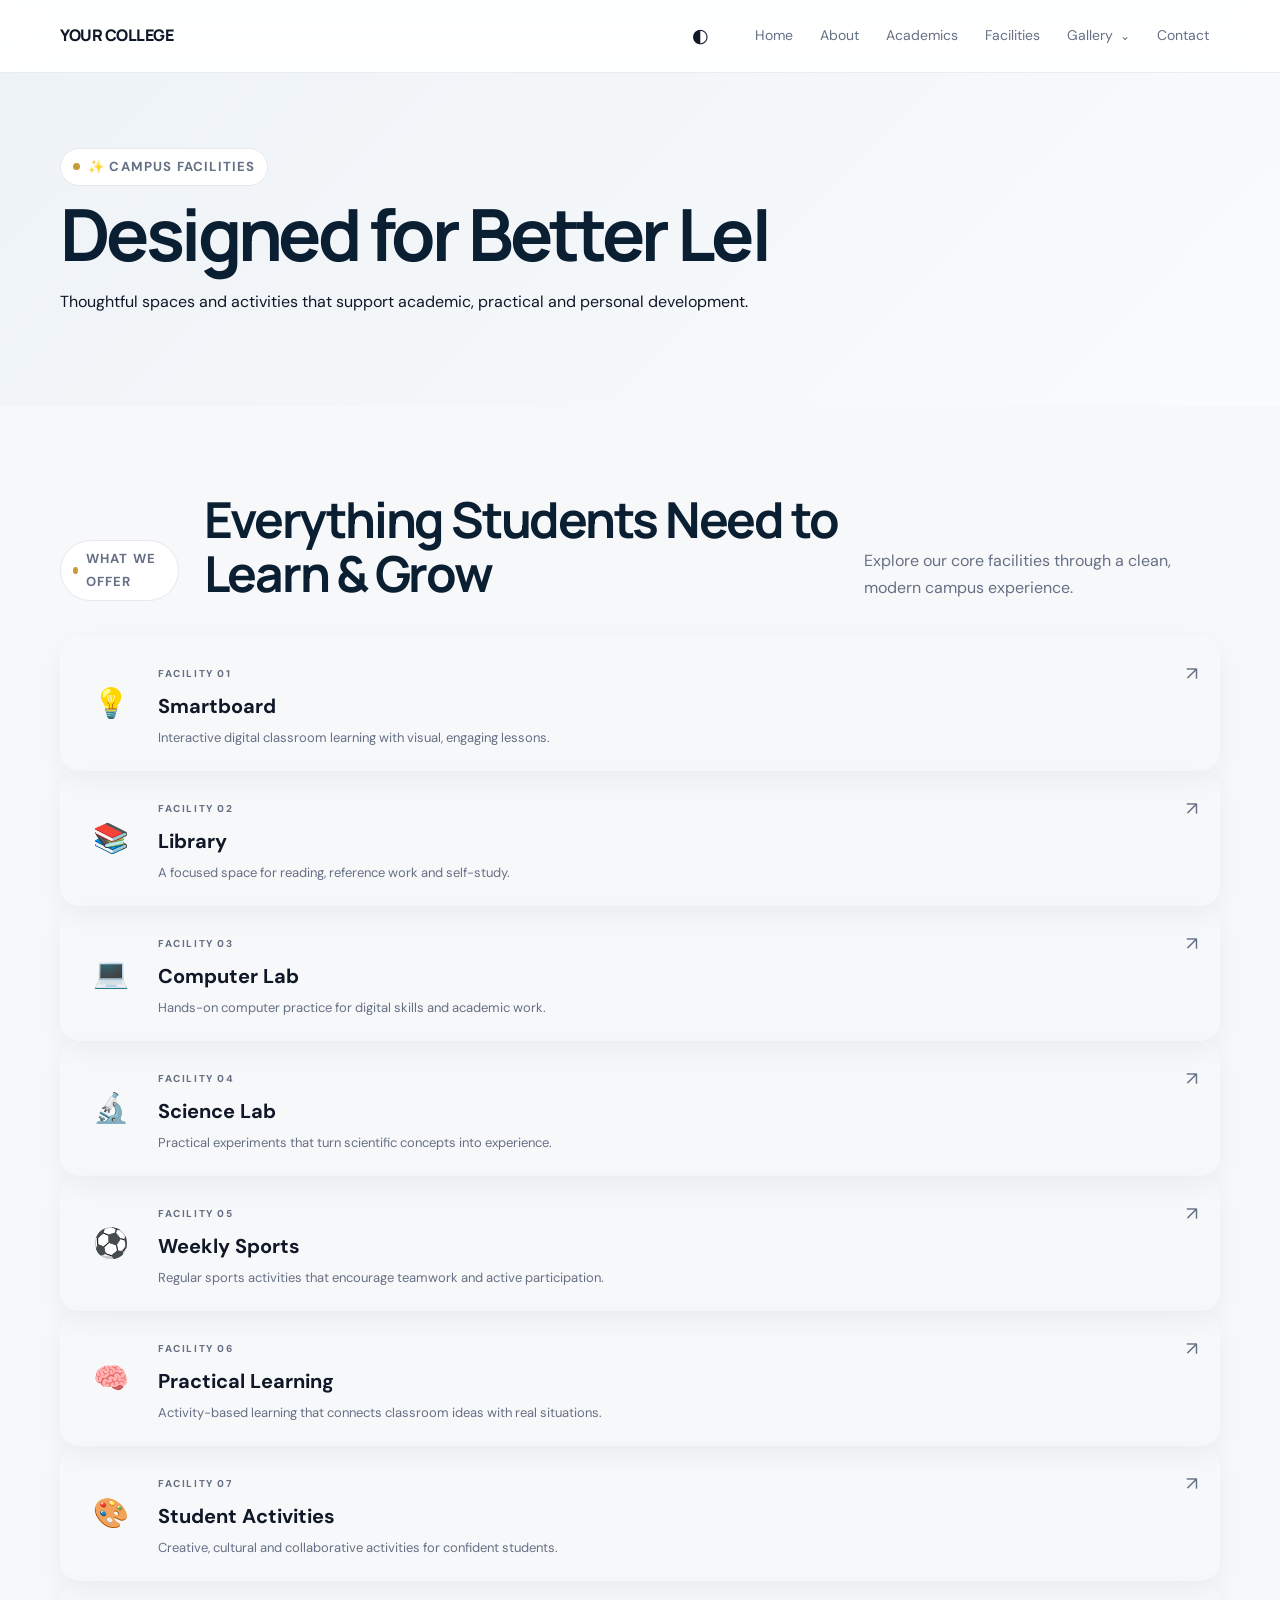
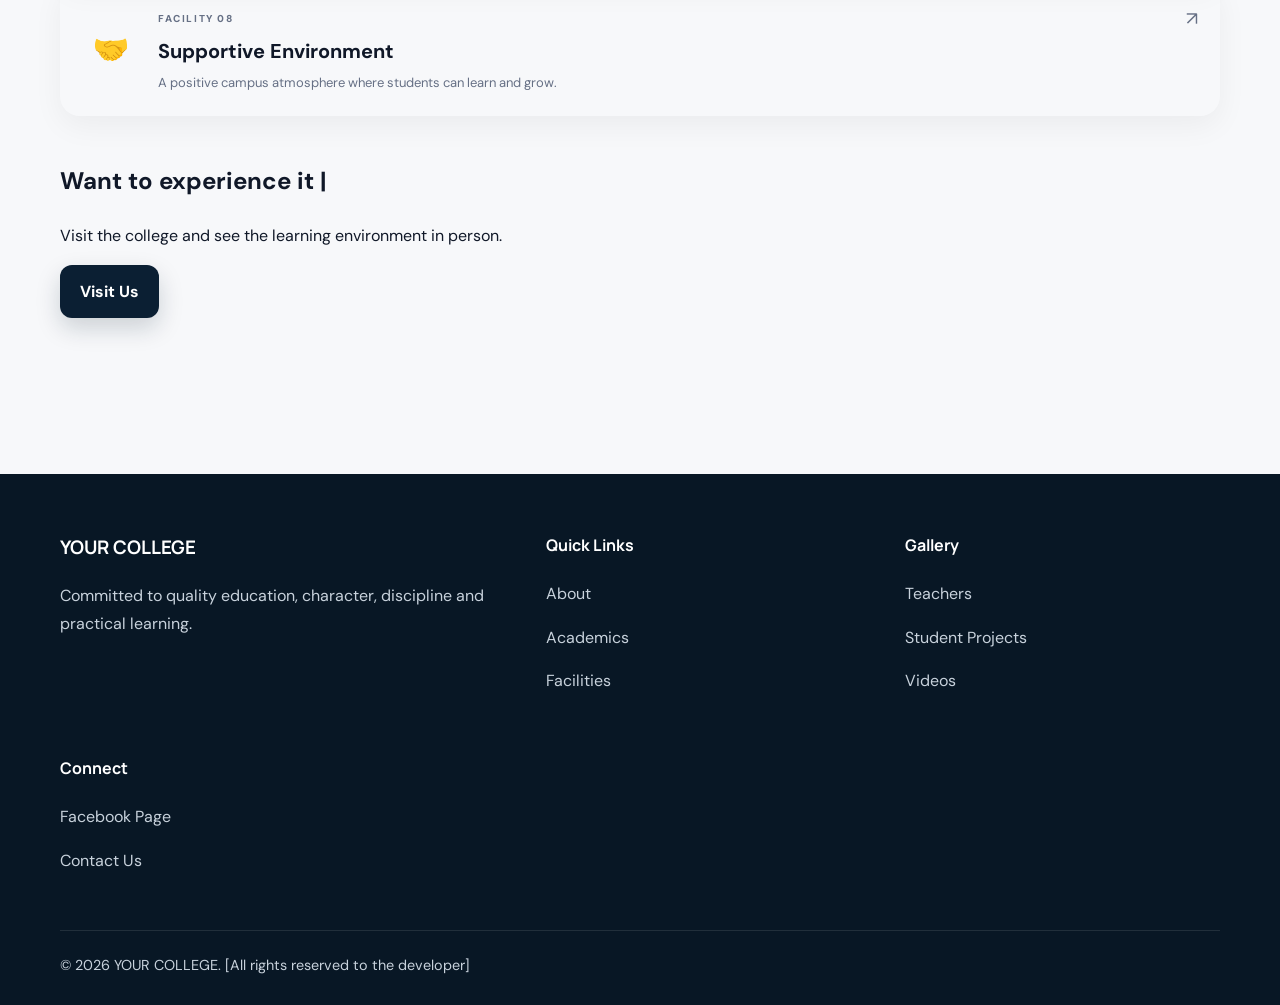
<file: facilities.html>
<!doctype html>
<html lang="en"><head><meta charset="utf-8"><meta name="viewport" content="width=device-width,initial-scale=1">
<title>Facilities | YOUR COLLEGE</title><link rel="stylesheet" href="style.css"></head>
<body><nav class="navbar">
<div class="container">
<a class="brand" href="index.html">YOUR COLLEGE</a>
<div class="nav-actions">
<button class="theme-toggle" id="themeToggle" aria-label="Toggle theme">◐</button>
<button class="menu-toggle" id="menuToggle" aria-label="Open menu">⋮</button>
</div>
<div class="nav-links" id="navLinks">
<a href="index.html" data-nav="home">Home</a>
<a href="about.html" data-nav="about">About</a>
<a href="academics.html" data-nav="academics">Academics</a>
<a href="facilities.html" data-nav="facilities">Facilities</a>
<div class="nav-gallery">
<button class="gallery-nav-btn" type="button" aria-expanded="false">Gallery <span>⌄</span></button>
<div class="gallery-submenu">
<a href="gallery.html">Gallery Home</a>
<a href="gallery-teachers.html">👨‍🏫 Teachers</a>
<a href="gallery-founders.html">🏛️ Founders</a>
<a href="gallery-projects.html">🧪 Student Projects</a>
<a href="gallery-videos.html">🎬 Videos</a>
</div>
</div>
<a href="contact.html" data-nav="contact">Contact</a>
</div>
</div>
</nav>
<main>
<section class="page-hero"><div class="container"><span class="eyebrow">✨ Campus Facilities</span><h1 class="movable-text">Designed for Better Learning</h1><p>Thoughtful spaces and activities that support academic, practical and personal development.</p></div></section>
<section class="section"><div class="container">
<div class="section-head"><span class="eyebrow">What We Offer</span><h2>Everything Students Need to Learn & Grow</h2><p>Explore our core facilities through a clean, modern campus experience.</p></div>
<div class="facility-grid premium-facilities"><article class="facility-card"><div class="facility-icon">💡</div><div class="facility-card-content"><span>FACILITY 01</span><h3>Smartboard</h3><p>Interactive digital classroom learning with visual, engaging lessons.</p></div><div class="facility-arrow">↗</div></article>
<article class="facility-card"><div class="facility-icon">📚</div><div class="facility-card-content"><span>FACILITY 02</span><h3>Library</h3><p>A focused space for reading, reference work and self-study.</p></div><div class="facility-arrow">↗</div></article>
<article class="facility-card"><div class="facility-icon">💻</div><div class="facility-card-content"><span>FACILITY 03</span><h3>Computer Lab</h3><p>Hands-on computer practice for digital skills and academic work.</p></div><div class="facility-arrow">↗</div></article>
<article class="facility-card"><div class="facility-icon">🔬</div><div class="facility-card-content"><span>FACILITY 04</span><h3>Science Lab</h3><p>Practical experiments that turn scientific concepts into experience.</p></div><div class="facility-arrow">↗</div></article>
<article class="facility-card"><div class="facility-icon">⚽</div><div class="facility-card-content"><span>FACILITY 05</span><h3>Weekly Sports</h3><p>Regular sports activities that encourage teamwork and active participation.</p></div><div class="facility-arrow">↗</div></article>
<article class="facility-card"><div class="facility-icon">🧠</div><div class="facility-card-content"><span>FACILITY 06</span><h3>Practical Learning</h3><p>Activity-based learning that connects classroom ideas with real situations.</p></div><div class="facility-arrow">↗</div></article>
<article class="facility-card"><div class="facility-icon">🎨</div><div class="facility-card-content"><span>FACILITY 07</span><h3>Student Activities</h3><p>Creative, cultural and collaborative activities for confident students.</p></div><div class="facility-arrow">↗</div></article>
<article class="facility-card"><div class="facility-icon">🤝</div><div class="facility-card-content"><span>FACILITY 08</span><h3>Supportive Environment</h3><p>A positive campus atmosphere where students can learn and grow.</p></div><div class="facility-arrow">↗</div></article></div>
<div class="cta-box" style="margin-top:45px"><div><h2 class="movable-text">Want to experience it yourself?</h2><p>Visit the college and see the learning environment in person.</p></div><a class="btn btn-primary" href="contact.html">Visit Us</a></div>
</div></section>
</main><footer class="footer"><div class="container">
<div class="footer-grid">
<div><h3>YOUR COLLEGE </h3><p>Committed to quality education, character, discipline and practical learning.</p></div>
<div><h4>Quick Links</h4><p><a href="about.html">About</a></p><p><a href="academics.html">Academics</a></p><p><a href="facilities.html">Facilities</a></p></div>
<div><h4>Gallery</h4><p><a href="gallery-teachers.html">Teachers</a></p><p><a href="gallery-projects.html">Student Projects</a></p><p><a href="gallery-videos.html">Videos</a></p></div>
<div><h4>Connect</h4><p><a href="https://facebook.com/" target="_blank" rel="noopener">Facebook Page</a></p><p><a href="contact.html">Contact Us</a></p></div>
</div><div class="footer-bottom">© 2026 YOUR COLLEGE. [All rights reserved to the developer]</div>
</div></footer>
<script src="script.js"></script>
</body></html>
</file>
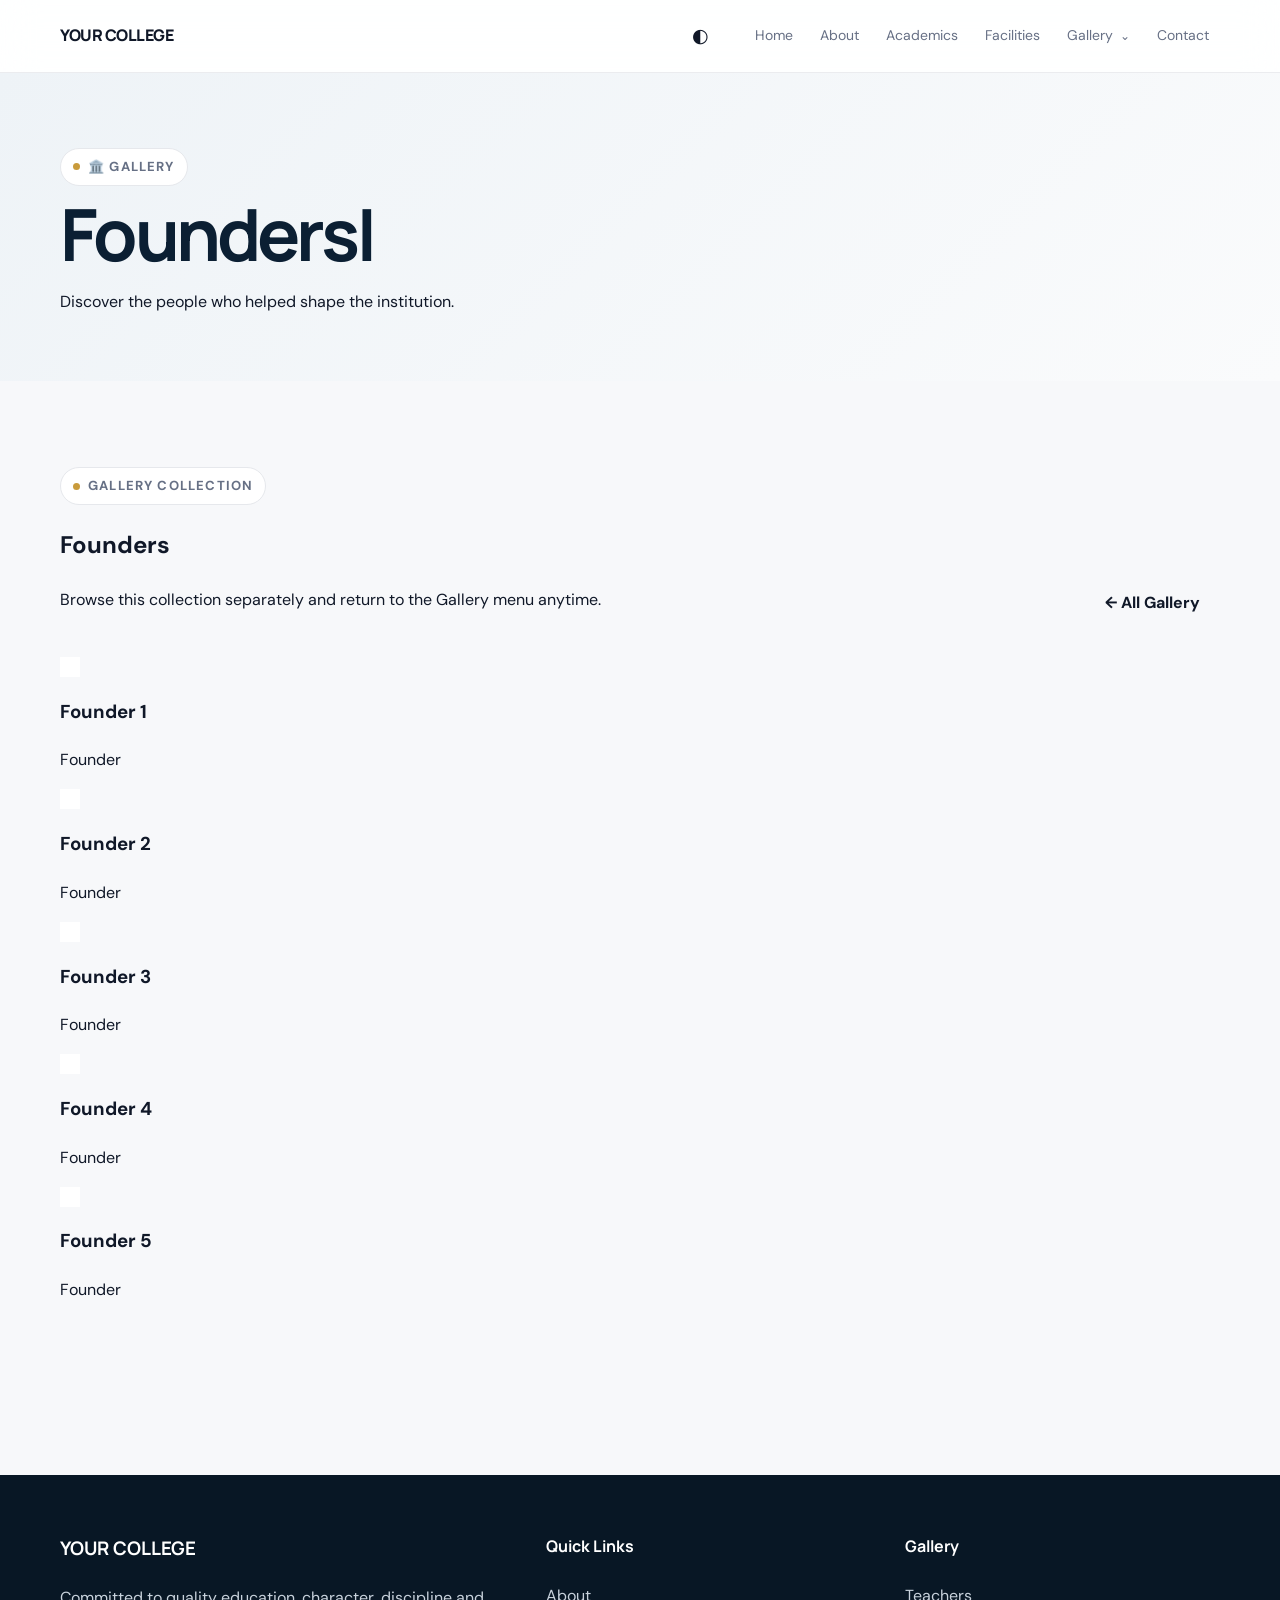
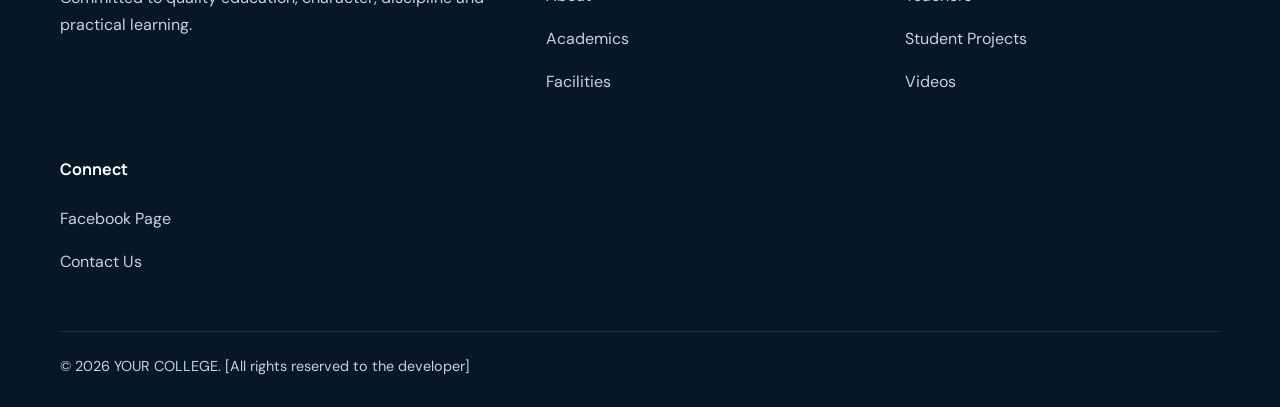
<file: gallery-founders.html>
<!doctype html>
<html lang="en"><head><meta charset="utf-8"><meta name="viewport" content="width=device-width,initial-scale=1">
<title>Founders | YOUR COLLEGE</title><link rel="stylesheet" href="style.css"></head>
<body><nav class="navbar">
<div class="container">
<a class="brand" href="index.html">YOUR COLLEGE</a>
<div class="nav-actions">
<button class="theme-toggle" id="themeToggle" aria-label="Toggle theme">◐</button>
<button class="menu-toggle" id="menuToggle" aria-label="Open menu">⋮</button>
</div>
<div class="nav-links" id="navLinks">
<a href="index.html" data-nav="home">Home</a>
<a href="about.html" data-nav="about">About</a>
<a href="academics.html" data-nav="academics">Academics</a>
<a href="facilities.html" data-nav="facilities">Facilities</a>
<div class="nav-gallery">
<button class="gallery-nav-btn" type="button" aria-expanded="false">Gallery <span>⌄</span></button>
<div class="gallery-submenu">
<a href="gallery.html">Gallery Home</a>
<a href="gallery-teachers.html">👨‍🏫 Teachers</a>
<a href="gallery-founders.html">🏛️ Founders</a>
<a href="gallery-projects.html">🧪 Student Projects</a>
<a href="gallery-videos.html">🎬 Videos</a>
</div>
</div>
<a href="contact.html" data-nav="contact">Contact</a>
</div>
</div>
</nav>
<main>
<section class="page-hero gallery-detail-hero"><div class="container">
<span class="eyebrow">🏛️ Gallery</span><h1 class="movable-text">Founders</h1><p>Discover the people who helped shape the institution.</p>
</div></section>
<section class="section"><div class="container">
<div class="gallery-page-head">
<div><span class="eyebrow">Gallery Collection</span><h2>Founders</h2><p>Browse this collection separately and return to the Gallery menu anytime.</p></div>
<a class="btn btn-secondary" href="gallery.html">← All Gallery</a>
</div>
<div class="media-panel dedicated-panel"><div class="person-grid"><article class="person-card"><img src="images/founder1.jpg" alt="Founder 1" loading="lazy"><div class="card-body"><h3>Founder 1</h3><p>Founder</p></div></article><article class="person-card"><img src="images/founder2.jpg" alt="Founder 2" loading="lazy"><div class="card-body"><h3>Founder 2</h3><p>Founder</p></div></article><article class="person-card"><img src="images/founder3.jpg" alt="Founder 3" loading="lazy"><div class="card-body"><h3>Founder 3</h3><p>Founder</p></div></article><article class="person-card"><img src="images/founder4.jpg" alt="Founder 4" loading="lazy"><div class="card-body"><h3>Founder 4</h3><p>Founder</p></div></article><article class="person-card"><img src="images/founder5.jpg" alt="Founder 5" loading="lazy"><div class="card-body"><h3>Founder 5</h3><p>Founder</p></div></article></div></div>
</div></section>
</main><footer class="footer"><div class="container">
<div class="footer-grid">
<div><h3>YOUR COLLEGE</h3><p>Committed to quality education, character, discipline and practical learning.</p></div>
<div><h4>Quick Links</h4><p><a href="about.html">About</a></p><p><a href="academics.html">Academics</a></p><p><a href="facilities.html">Facilities</a></p></div>
<div><h4>Gallery</h4><p><a href="gallery-teachers.html">Teachers</a></p><p><a href="gallery-projects.html">Student Projects</a></p><p><a href="gallery-videos.html">Videos</a></p></div>
<div><h4>Connect</h4><p><a href="https://facebook.com/" target="_blank" rel="noopener">Facebook Page</a></p><p><a href="contact.html">Contact Us</a></p></div>
</div><div class="footer-bottom">© 2026 YOUR COLLEGE. [All rights reserved to the developer]</div>
</div></footer>
<script src="script.js"></script>
</body></html>
</file>
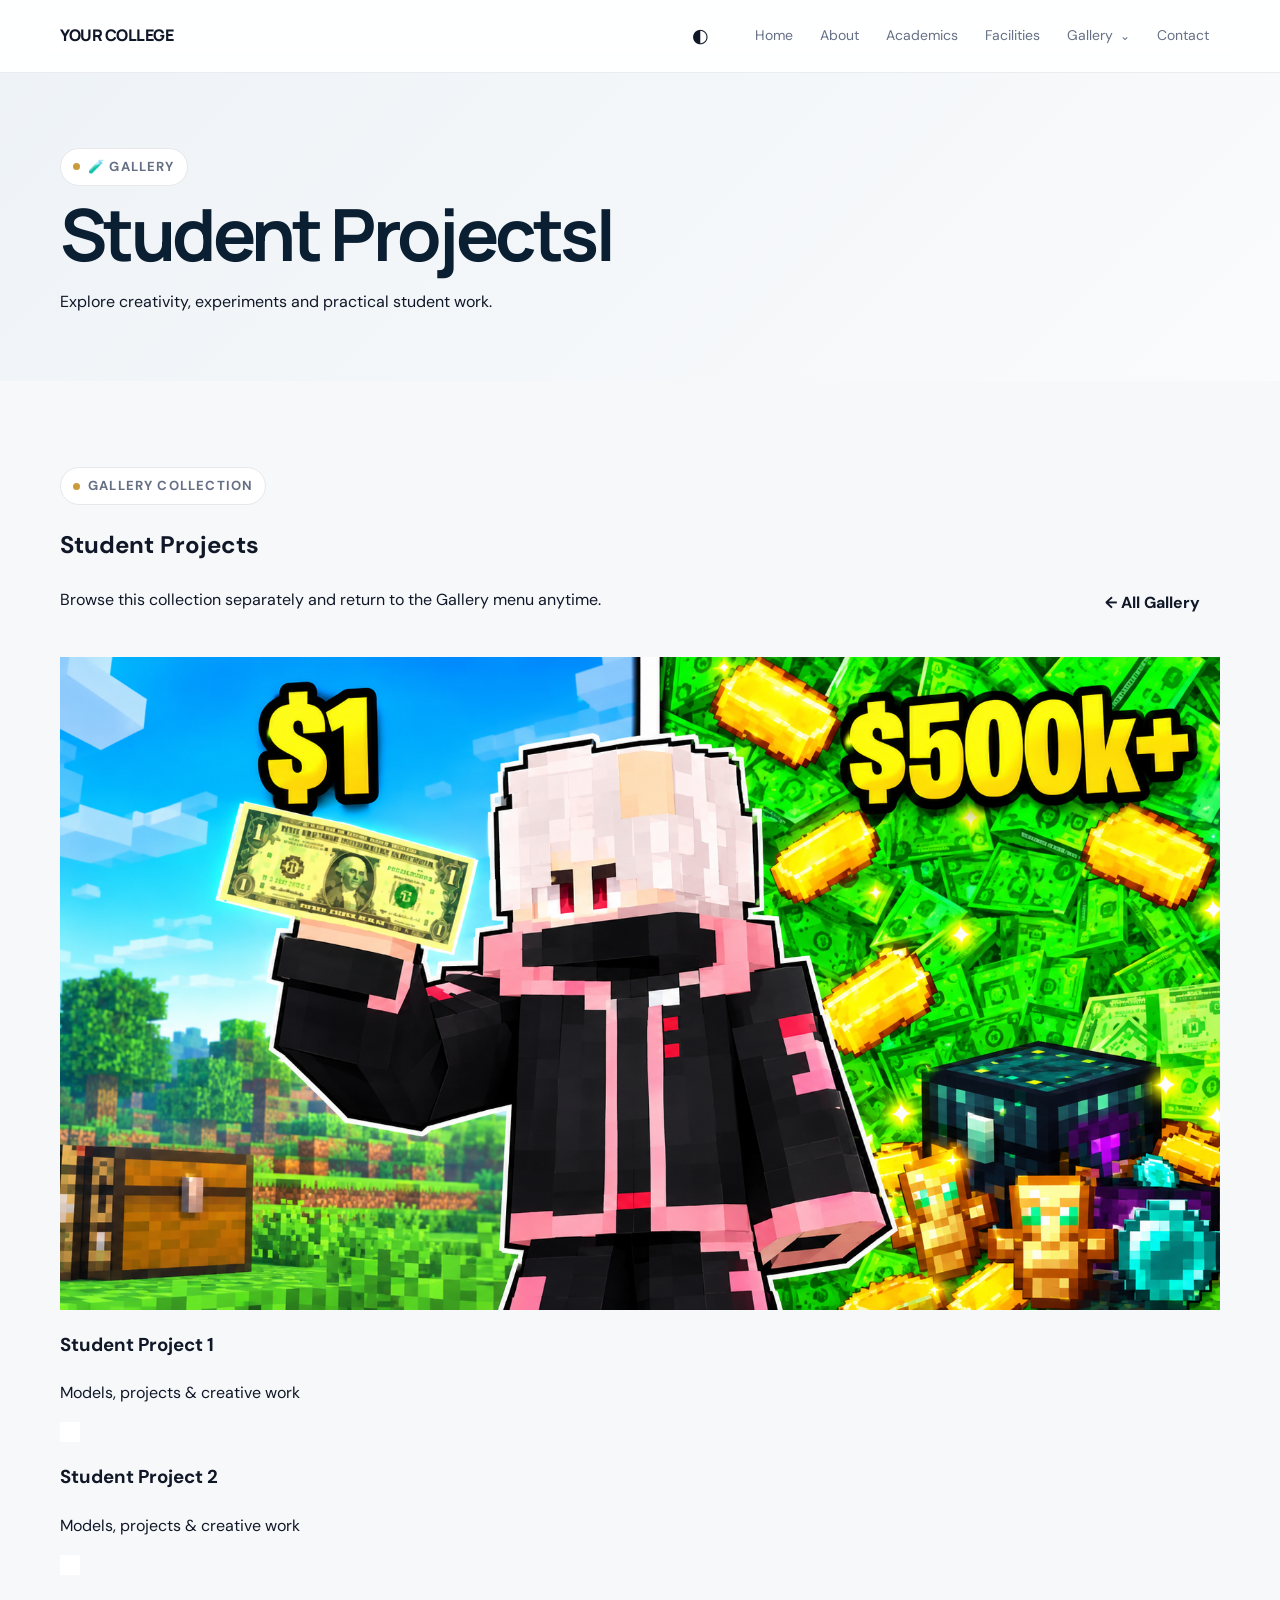
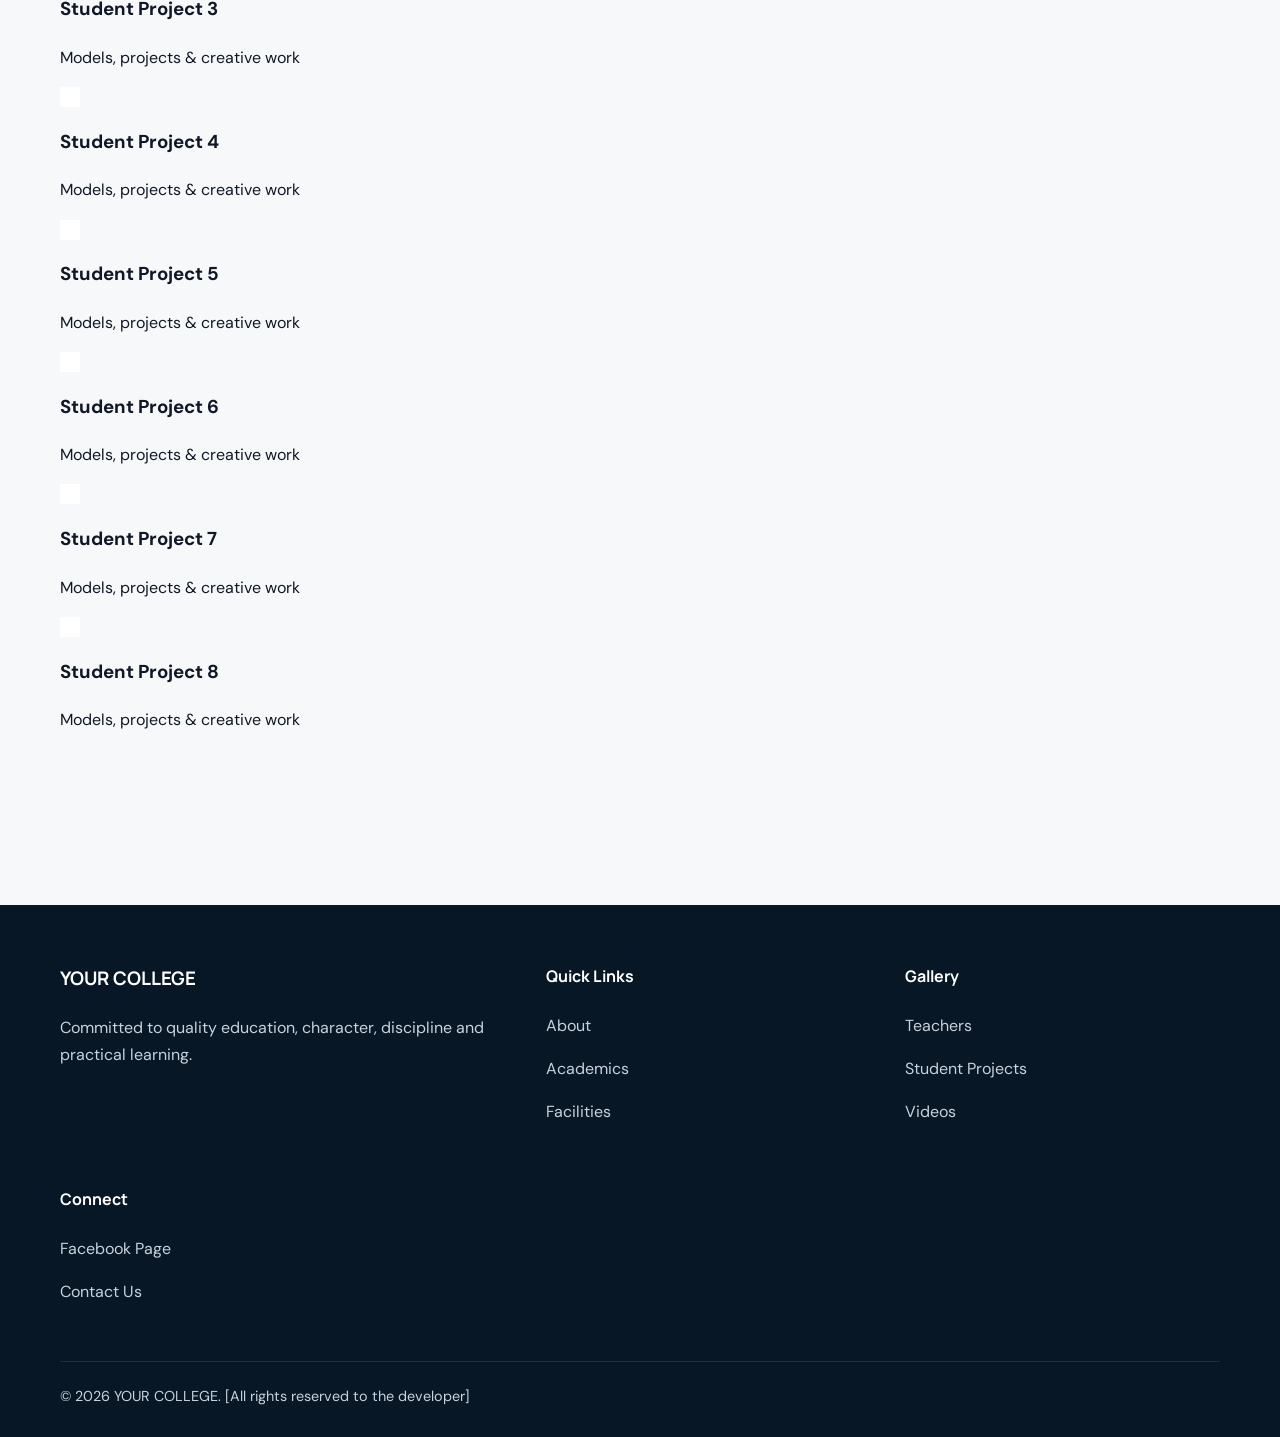
<file: gallery-projects.html>
<!doctype html>
<html lang="en"><head><meta charset="utf-8"><meta name="viewport" content="width=device-width,initial-scale=1">
<title>Student Projects | YOUR COLLEGE</title><link rel="stylesheet" href="style.css"></head>
<body><nav class="navbar">
<div class="container">
<a class="brand" href="index.html">YOUR COLLEGE</a>
<div class="nav-actions">
<button class="theme-toggle" id="themeToggle" aria-label="Toggle theme">◐</button>
<button class="menu-toggle" id="menuToggle" aria-label="Open menu">⋮</button>
</div>
<div class="nav-links" id="navLinks">
<a href="index.html" data-nav="home">Home</a>
<a href="about.html" data-nav="about">About</a>
<a href="academics.html" data-nav="academics">Academics</a>
<a href="facilities.html" data-nav="facilities">Facilities</a>
<div class="nav-gallery">
<button class="gallery-nav-btn" type="button" aria-expanded="false">Gallery <span>⌄</span></button>
<div class="gallery-submenu">
<a href="gallery.html">Gallery Home</a>
<a href="gallery-teachers.html">👨‍🏫 Teachers</a>
<a href="gallery-founders.html">🏛️ Founders</a>
<a href="gallery-projects.html">🧪 Student Projects</a>
<a href="gallery-videos.html">🎬 Videos</a>
</div>
</div>
<a href="contact.html" data-nav="contact">Contact</a>
</div>
</div>
</nav>
<main>
<section class="page-hero gallery-detail-hero"><div class="container">
<span class="eyebrow">🧪 Gallery</span><h1 class="movable-text">Student Projects</h1><p>Explore creativity, experiments and practical student work.</p>
</div></section>
<section class="section"><div class="container">
<div class="gallery-page-head">
<div><span class="eyebrow">Gallery Collection</span><h2>Student Projects</h2><p>Browse this collection separately and return to the Gallery menu anytime.</p></div>
<a class="btn btn-secondary" href="gallery.html">← All Gallery</a>
</div>
<div class="media-panel dedicated-panel"><div class="project-grid"><article class="project-card"><img src="images/project1.jpg" alt="Student Project 1" loading="lazy"><div class="card-body"><h3>Student Project 1</h3><p>Models, projects & creative work</p></div></article><article class="project-card"><img src="images/project2.jpg" alt="Student Project 2" loading="lazy"><div class="card-body"><h3>Student Project 2</h3><p>Models, projects & creative work</p></div></article><article class="project-card"><img src="images/project3.jpg" alt="Student Project 3" loading="lazy"><div class="card-body"><h3>Student Project 3</h3><p>Models, projects & creative work</p></div></article><article class="project-card"><img src="images/project4.jpg" alt="Student Project 4" loading="lazy"><div class="card-body"><h3>Student Project 4</h3><p>Models, projects & creative work</p></div></article><article class="project-card"><img src="images/project5.jpg" alt="Student Project 5" loading="lazy"><div class="card-body"><h3>Student Project 5</h3><p>Models, projects & creative work</p></div></article><article class="project-card"><img src="images/project6.jpg" alt="Student Project 6" loading="lazy"><div class="card-body"><h3>Student Project 6</h3><p>Models, projects & creative work</p></div></article><article class="project-card"><img src="images/project7.jpg" alt="Student Project 7" loading="lazy"><div class="card-body"><h3>Student Project 7</h3><p>Models, projects & creative work</p></div></article><article class="project-card"><img src="images/project8.jpg" alt="Student Project 8" loading="lazy"><div class="card-body"><h3>Student Project 8</h3><p>Models, projects & creative work</p></div></article></div></div>
</div></section>
</main><footer class="footer"><div class="container">
<div class="footer-grid">
<div><h3>YOUR COLLEGE</h3><p>Committed to quality education, character, discipline and practical learning.</p></div>
<div><h4>Quick Links</h4><p><a href="about.html">About</a></p><p><a href="academics.html">Academics</a></p><p><a href="facilities.html">Facilities</a></p></div>
<div><h4>Gallery</h4><p><a href="gallery-teachers.html">Teachers</a></p><p><a href="gallery-projects.html">Student Projects</a></p><p><a href="gallery-videos.html">Videos</a></p></div>
<div><h4>Connect</h4><p><a href="https://facebook.com/" target="_blank" rel="noopener">Facebook Page</a></p><p><a href="contact.html">Contact Us</a></p></div>
</div><div class="footer-bottom">© 2026 YOUR COLLEGE. [All rights reserved to the developer]</div>
</div></footer>
<script src="script.js"></script>
</body></html>
</file>
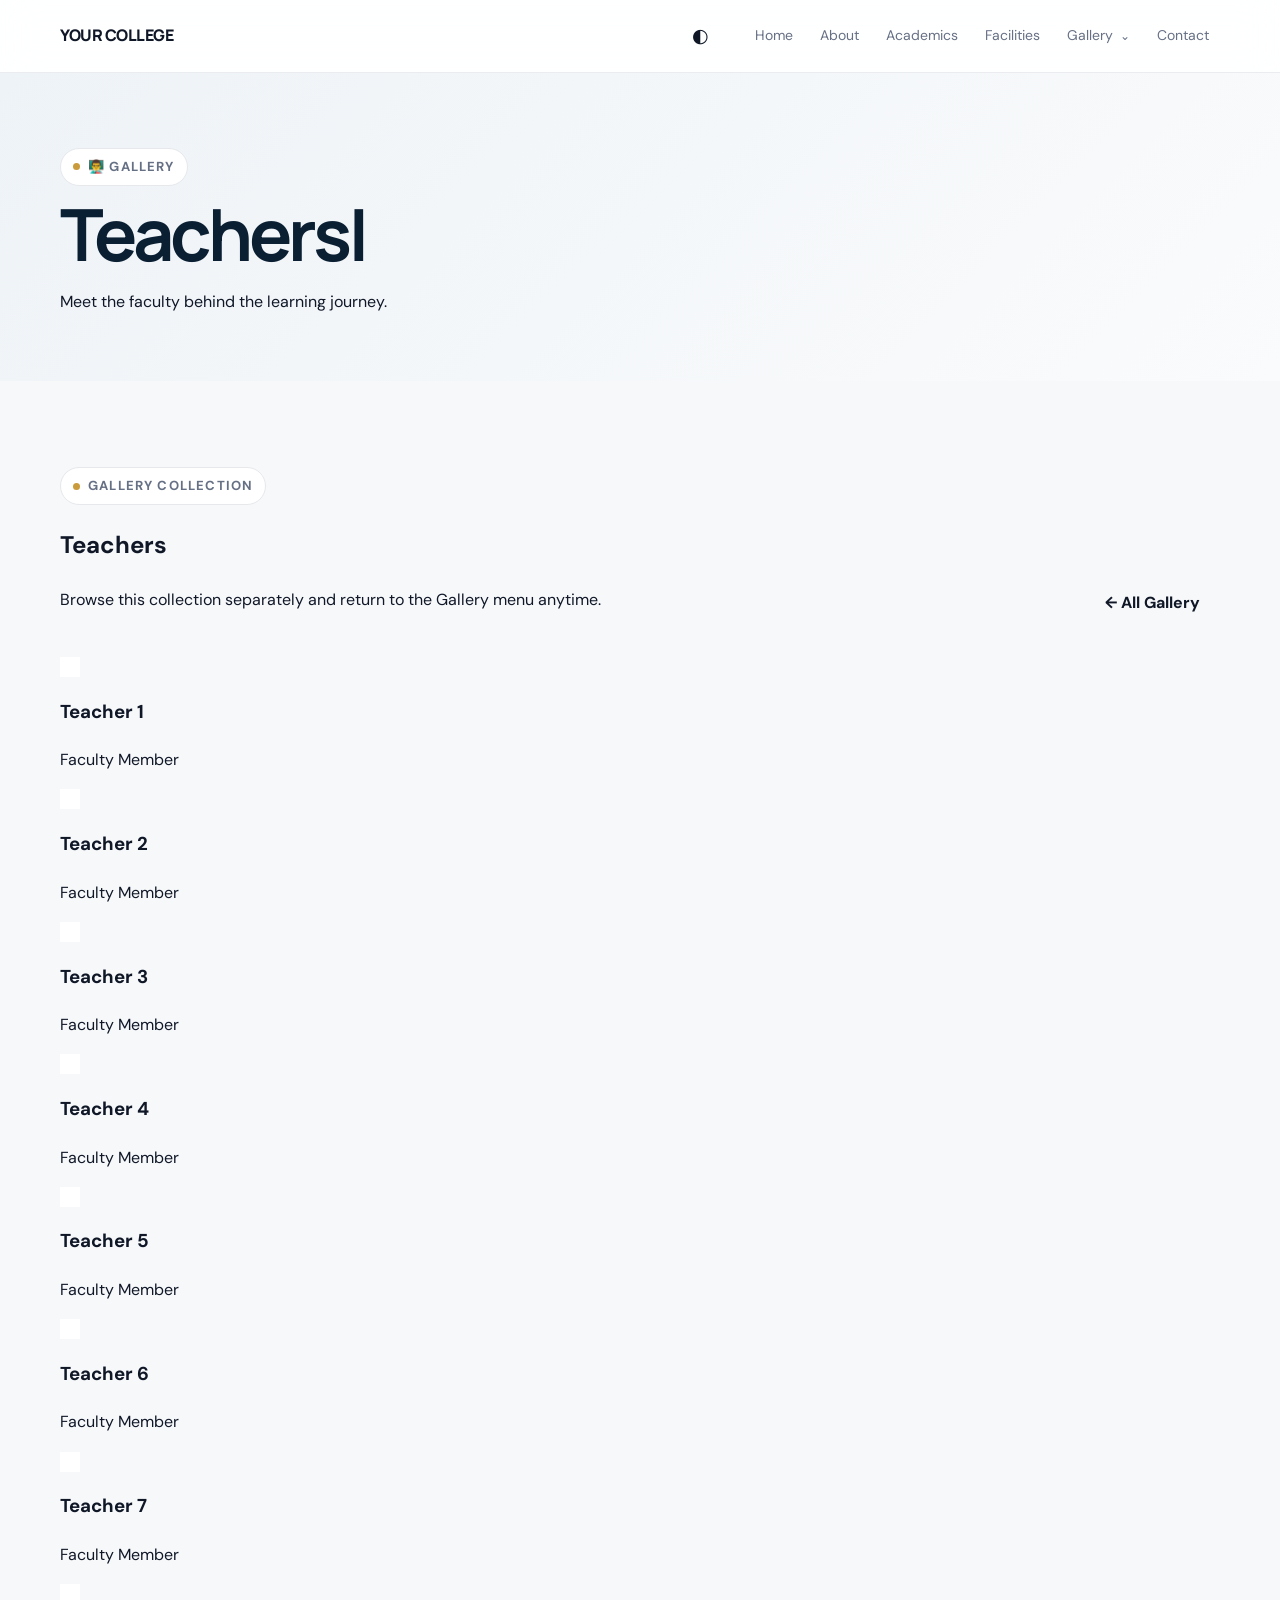
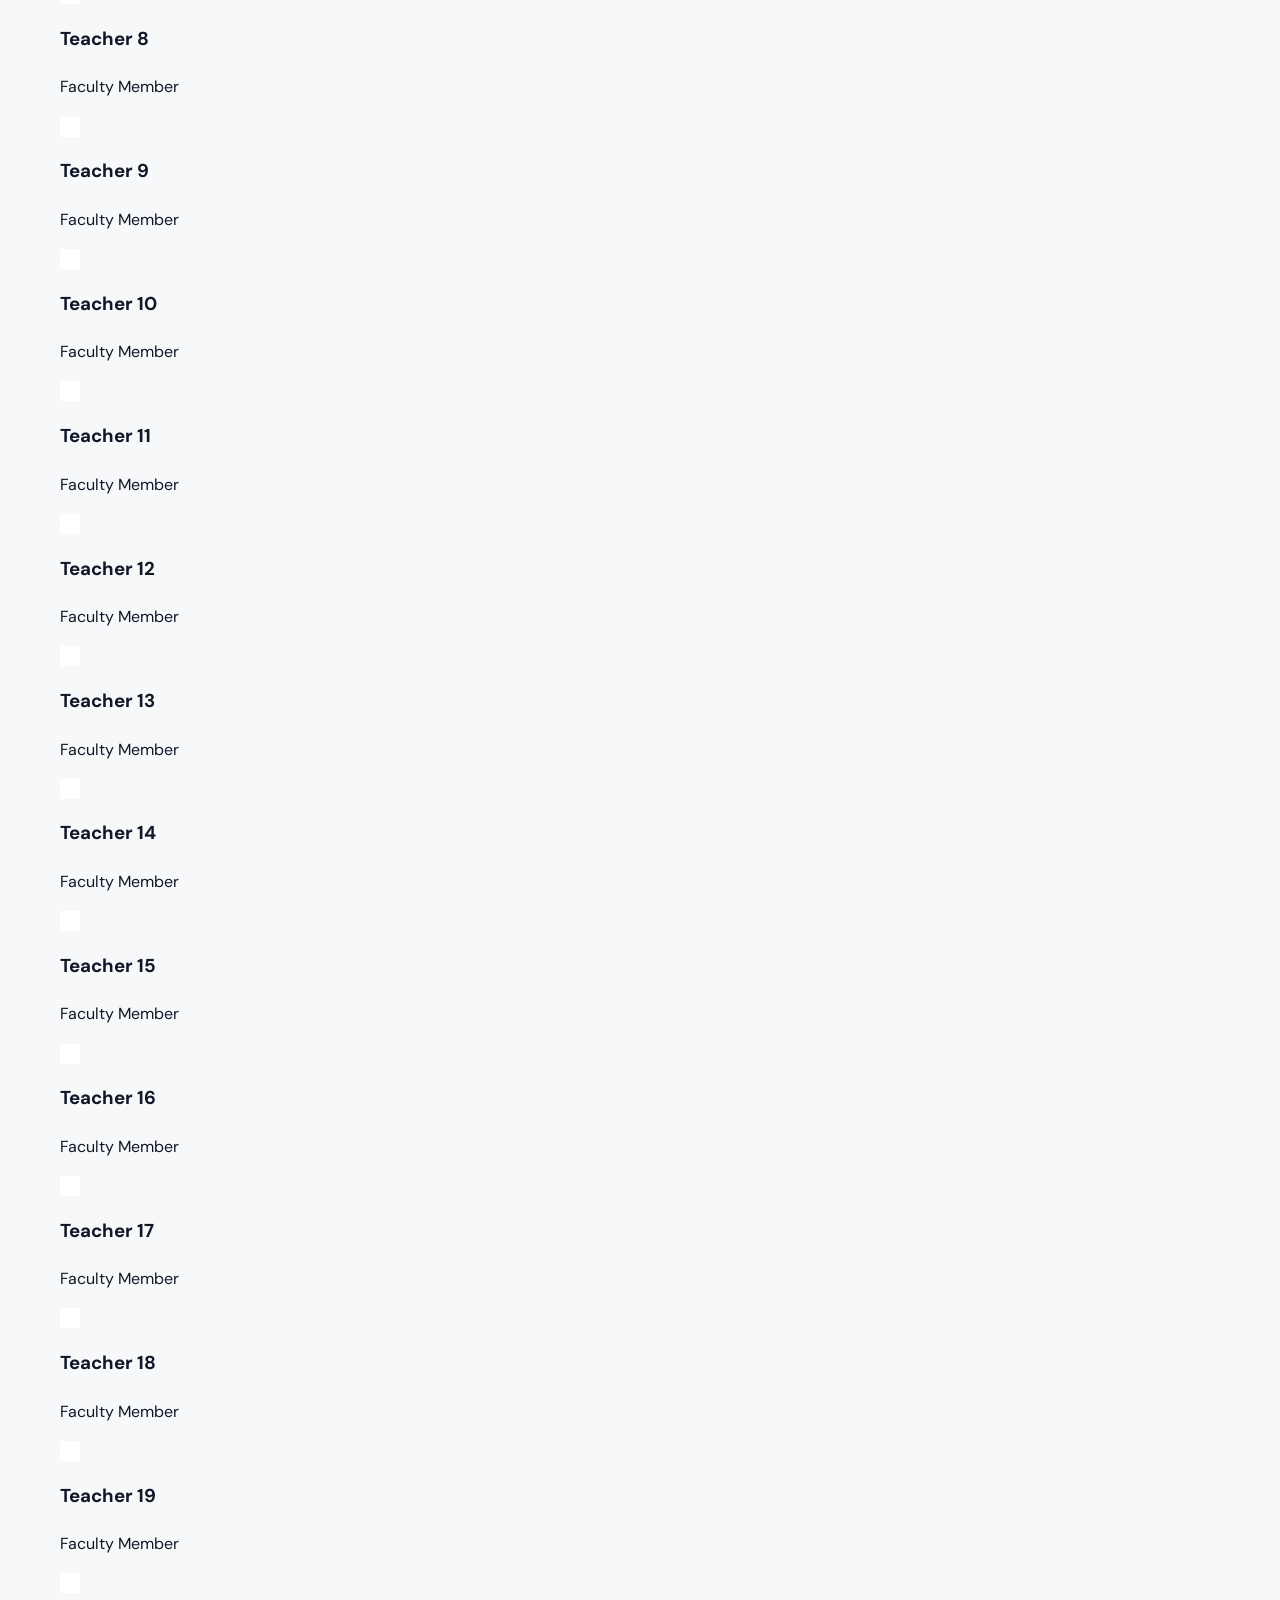
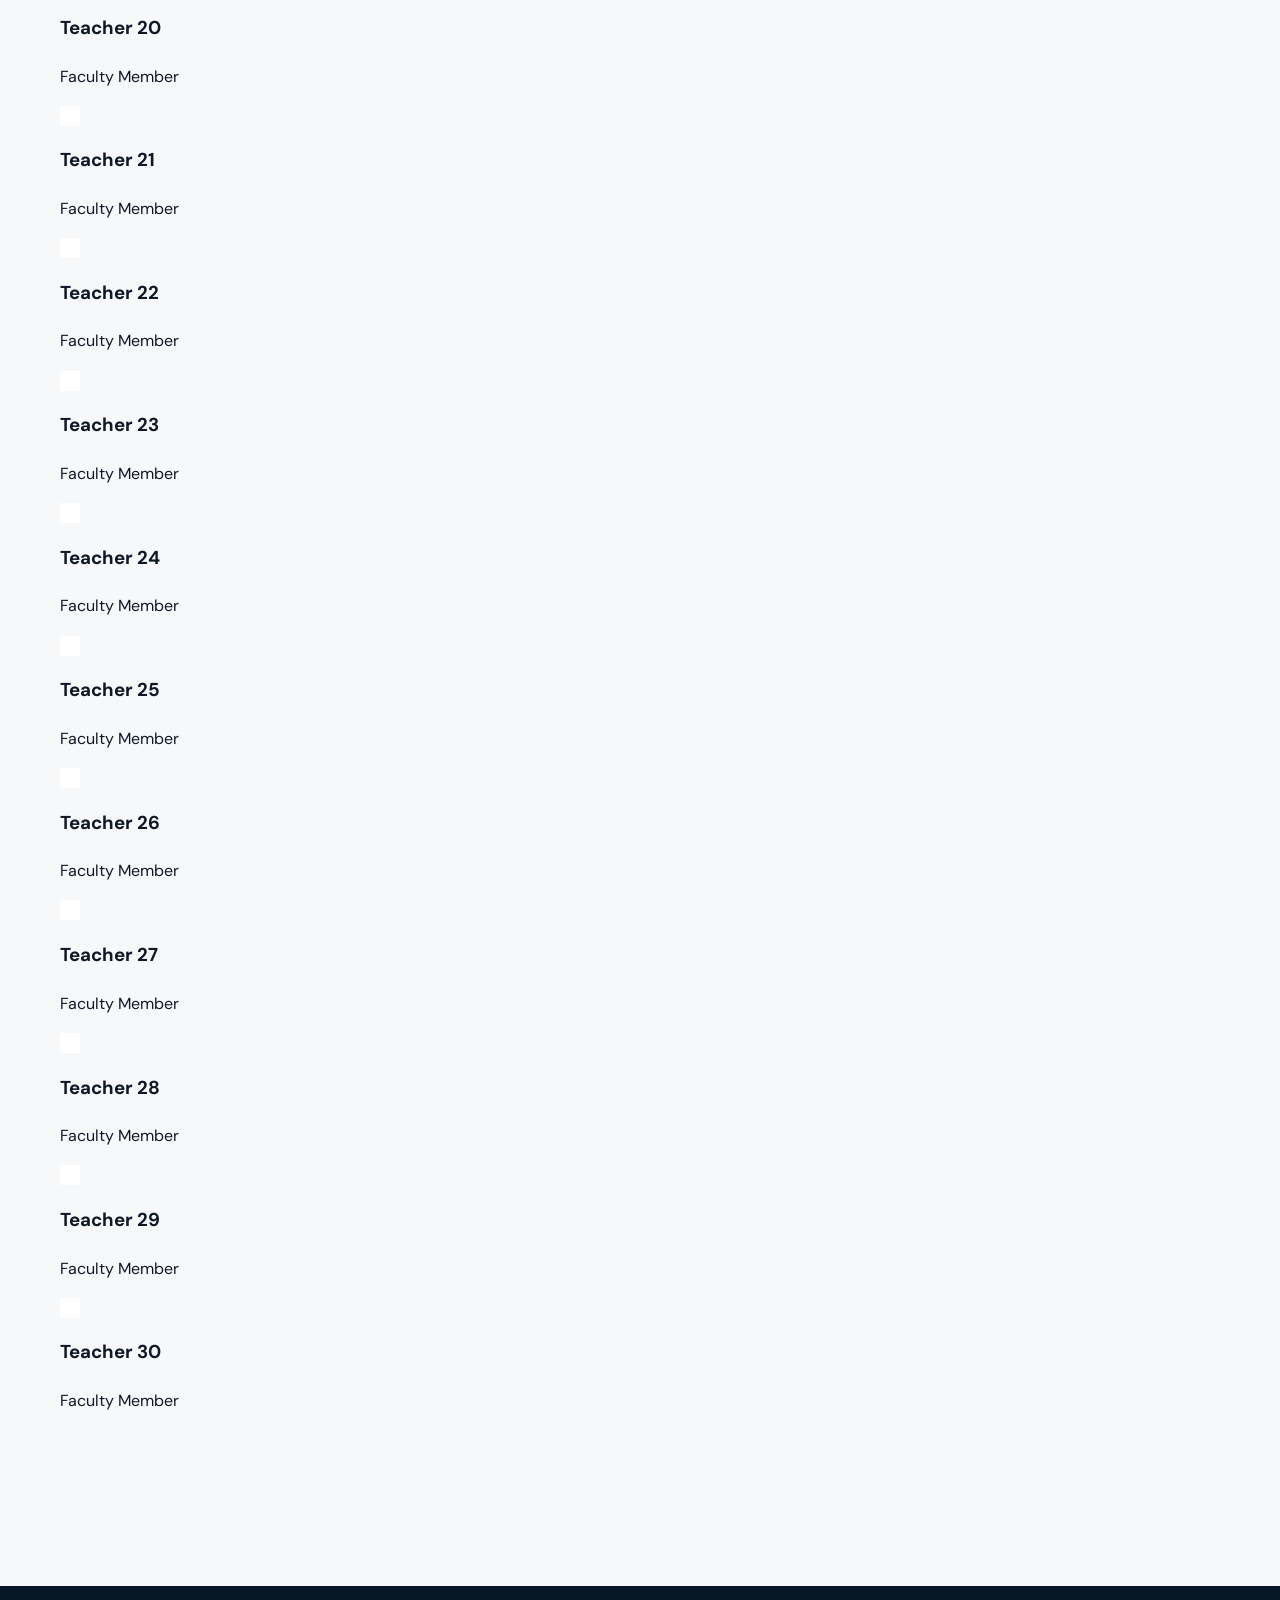
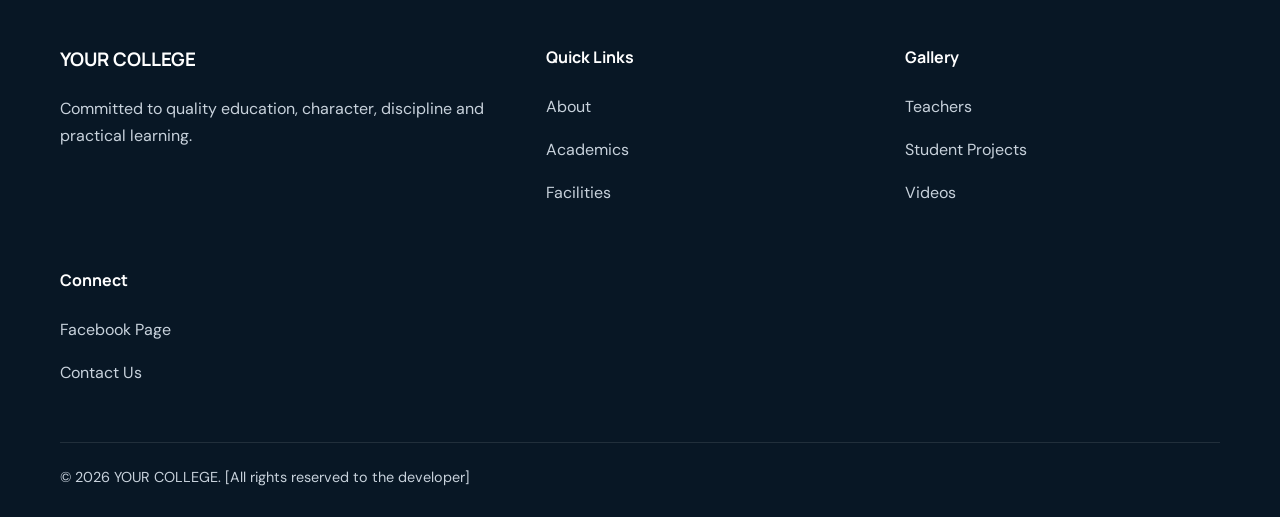
<file: gallery-teachers.html>
<!doctype html>
<html lang="en"><head><meta charset="utf-8"><meta name="viewport" content="width=device-width,initial-scale=1">
<title>Teachers | YOUR COLLEGE</title><link rel="stylesheet" href="style.css"></head>
<body><nav class="navbar">
<div class="container">
<a class="brand" href="index.html">YOUR COLLEGE</a>
<div class="nav-actions">
<button class="theme-toggle" id="themeToggle" aria-label="Toggle theme">◐</button>
<button class="menu-toggle" id="menuToggle" aria-label="Open menu">⋮</button>
</div>
<div class="nav-links" id="navLinks">
<a href="index.html" data-nav="home">Home</a>
<a href="about.html" data-nav="about">About</a>
<a href="academics.html" data-nav="academics">Academics</a>
<a href="facilities.html" data-nav="facilities">Facilities</a>
<div class="nav-gallery">
<button class="gallery-nav-btn" type="button" aria-expanded="false">Gallery <span>⌄</span></button>
<div class="gallery-submenu">
<a href="gallery.html">Gallery Home</a>
<a href="gallery-teachers.html">👨‍🏫 Teachers</a>
<a href="gallery-founders.html">🏛️ Founders</a>
<a href="gallery-projects.html">🧪 Student Projects</a>
<a href="gallery-videos.html">🎬 Videos</a>
</div>
</div>
<a href="contact.html" data-nav="contact">Contact</a>
</div>
</div>
</nav>
<main>
<section class="page-hero gallery-detail-hero"><div class="container">
<span class="eyebrow">👨‍🏫 Gallery</span><h1 class="movable-text">Teachers</h1><p>Meet the faculty behind the learning journey.</p>
</div></section>
<section class="section"><div class="container">
<div class="gallery-page-head">
<div><span class="eyebrow">Gallery Collection</span><h2>Teachers</h2><p>Browse this collection separately and return to the Gallery menu anytime.</p></div>
<a class="btn btn-secondary" href="gallery.html">← All Gallery</a>
</div>
<div class="media-panel dedicated-panel"><div class="person-grid"><article class="person-card"><img src="images/teacher1.jpg" alt="Teacher 1" loading="lazy"><div class="card-body"><h3>Teacher 1</h3><p>Faculty Member</p></div></article><article class="person-card"><img src="images/teacher2.jpg" alt="Teacher 2" loading="lazy"><div class="card-body"><h3>Teacher 2</h3><p>Faculty Member</p></div></article><article class="person-card"><img src="images/teacher3.jpg" alt="Teacher 3" loading="lazy"><div class="card-body"><h3>Teacher 3</h3><p>Faculty Member</p></div></article><article class="person-card"><img src="images/teacher4.jpg" alt="Teacher 4" loading="lazy"><div class="card-body"><h3>Teacher 4</h3><p>Faculty Member</p></div></article><article class="person-card"><img src="images/teacher5.jpg" alt="Teacher 5" loading="lazy"><div class="card-body"><h3>Teacher 5</h3><p>Faculty Member</p></div></article><article class="person-card"><img src="images/teacher6.jpg" alt="Teacher 6" loading="lazy"><div class="card-body"><h3>Teacher 6</h3><p>Faculty Member</p></div></article><article class="person-card"><img src="images/teacher7.jpg" alt="Teacher 7" loading="lazy"><div class="card-body"><h3>Teacher 7</h3><p>Faculty Member</p></div></article><article class="person-card"><img src="images/teacher8.jpg" alt="Teacher 8" loading="lazy"><div class="card-body"><h3>Teacher 8</h3><p>Faculty Member</p></div></article><article class="person-card"><img src="images/teacher9.jpg" alt="Teacher 9" loading="lazy"><div class="card-body"><h3>Teacher 9</h3><p>Faculty Member</p></div></article><article class="person-card"><img src="images/teacher10.jpg" alt="Teacher 10" loading="lazy"><div class="card-body"><h3>Teacher 10</h3><p>Faculty Member</p></div></article><article class="person-card"><img src="images/teacher11.jpg" alt="Teacher 11" loading="lazy"><div class="card-body"><h3>Teacher 11</h3><p>Faculty Member</p></div></article><article class="person-card"><img src="images/teacher12.jpg" alt="Teacher 12" loading="lazy"><div class="card-body"><h3>Teacher 12</h3><p>Faculty Member</p></div></article><article class="person-card"><img src="images/teacher13.jpg" alt="Teacher 13" loading="lazy"><div class="card-body"><h3>Teacher 13</h3><p>Faculty Member</p></div></article><article class="person-card"><img src="images/teacher14.jpg" alt="Teacher 14" loading="lazy"><div class="card-body"><h3>Teacher 14</h3><p>Faculty Member</p></div></article><article class="person-card"><img src="images/teacher15.jpg" alt="Teacher 15" loading="lazy"><div class="card-body"><h3>Teacher 15</h3><p>Faculty Member</p></div></article><article class="person-card"><img src="images/teacher16.jpg" alt="Teacher 16" loading="lazy"><div class="card-body"><h3>Teacher 16</h3><p>Faculty Member</p></div></article><article class="person-card"><img src="images/teacher17.jpg" alt="Teacher 17" loading="lazy"><div class="card-body"><h3>Teacher 17</h3><p>Faculty Member</p></div></article><article class="person-card"><img src="images/teacher18.jpg" alt="Teacher 18" loading="lazy"><div class="card-body"><h3>Teacher 18</h3><p>Faculty Member</p></div></article><article class="person-card"><img src="images/teacher19.jpg" alt="Teacher 19" loading="lazy"><div class="card-body"><h3>Teacher 19</h3><p>Faculty Member</p></div></article><article class="person-card"><img src="images/teacher20.jpg" alt="Teacher 20" loading="lazy"><div class="card-body"><h3>Teacher 20</h3><p>Faculty Member</p></div></article><article class="person-card"><img src="images/teacher21.jpg" alt="Teacher 21" loading="lazy"><div class="card-body"><h3>Teacher 21</h3><p>Faculty Member</p></div></article><article class="person-card"><img src="images/teacher22.jpg" alt="Teacher 22" loading="lazy"><div class="card-body"><h3>Teacher 22</h3><p>Faculty Member</p></div></article><article class="person-card"><img src="images/teacher23.jpg" alt="Teacher 23" loading="lazy"><div class="card-body"><h3>Teacher 23</h3><p>Faculty Member</p></div></article><article class="person-card"><img src="images/teacher24.jpg" alt="Teacher 24" loading="lazy"><div class="card-body"><h3>Teacher 24</h3><p>Faculty Member</p></div></article><article class="person-card"><img src="images/teacher25.jpg" alt="Teacher 25" loading="lazy"><div class="card-body"><h3>Teacher 25</h3><p>Faculty Member</p></div></article><article class="person-card"><img src="images/teacher26.jpg" alt="Teacher 26" loading="lazy"><div class="card-body"><h3>Teacher 26</h3><p>Faculty Member</p></div></article><article class="person-card"><img src="images/teacher27.jpg" alt="Teacher 27" loading="lazy"><div class="card-body"><h3>Teacher 27</h3><p>Faculty Member</p></div></article><article class="person-card"><img src="images/teacher28.jpg" alt="Teacher 28" loading="lazy"><div class="card-body"><h3>Teacher 28</h3><p>Faculty Member</p></div></article><article class="person-card"><img src="images/teacher29.jpg" alt="Teacher 29" loading="lazy"><div class="card-body"><h3>Teacher 29</h3><p>Faculty Member</p></div></article><article class="person-card"><img src="images/teacher30.jpg" alt="Teacher 30" loading="lazy"><div class="card-body"><h3>Teacher 30</h3><p>Faculty Member</p></div></article></div></div>
</div></section>
</main><footer class="footer"><div class="container">
<div class="footer-grid">
<div><h3>YOUR COLLEGE</h3><p>Committed to quality education, character, discipline and practical learning.</p></div>
<div><h4>Quick Links</h4><p><a href="about.html">About</a></p><p><a href="academics.html">Academics</a></p><p><a href="facilities.html">Facilities</a></p></div>
<div><h4>Gallery</h4><p><a href="gallery-teachers.html">Teachers</a></p><p><a href="gallery-projects.html">Student Projects</a></p><p><a href="gallery-videos.html">Videos</a></p></div>
<div><h4>Connect</h4><p><a href="https://facebook.com/" target="_blank" rel="noopener">Facebook Page</a></p><p><a href="contact.html">Contact Us</a></p></div>
</div><div class="footer-bottom">© 2026 YOUR COLLEGE. [All rights reserved to the developer]</div>
</div></footer>
<script src="script.js"></script>
</body></html>
</file>
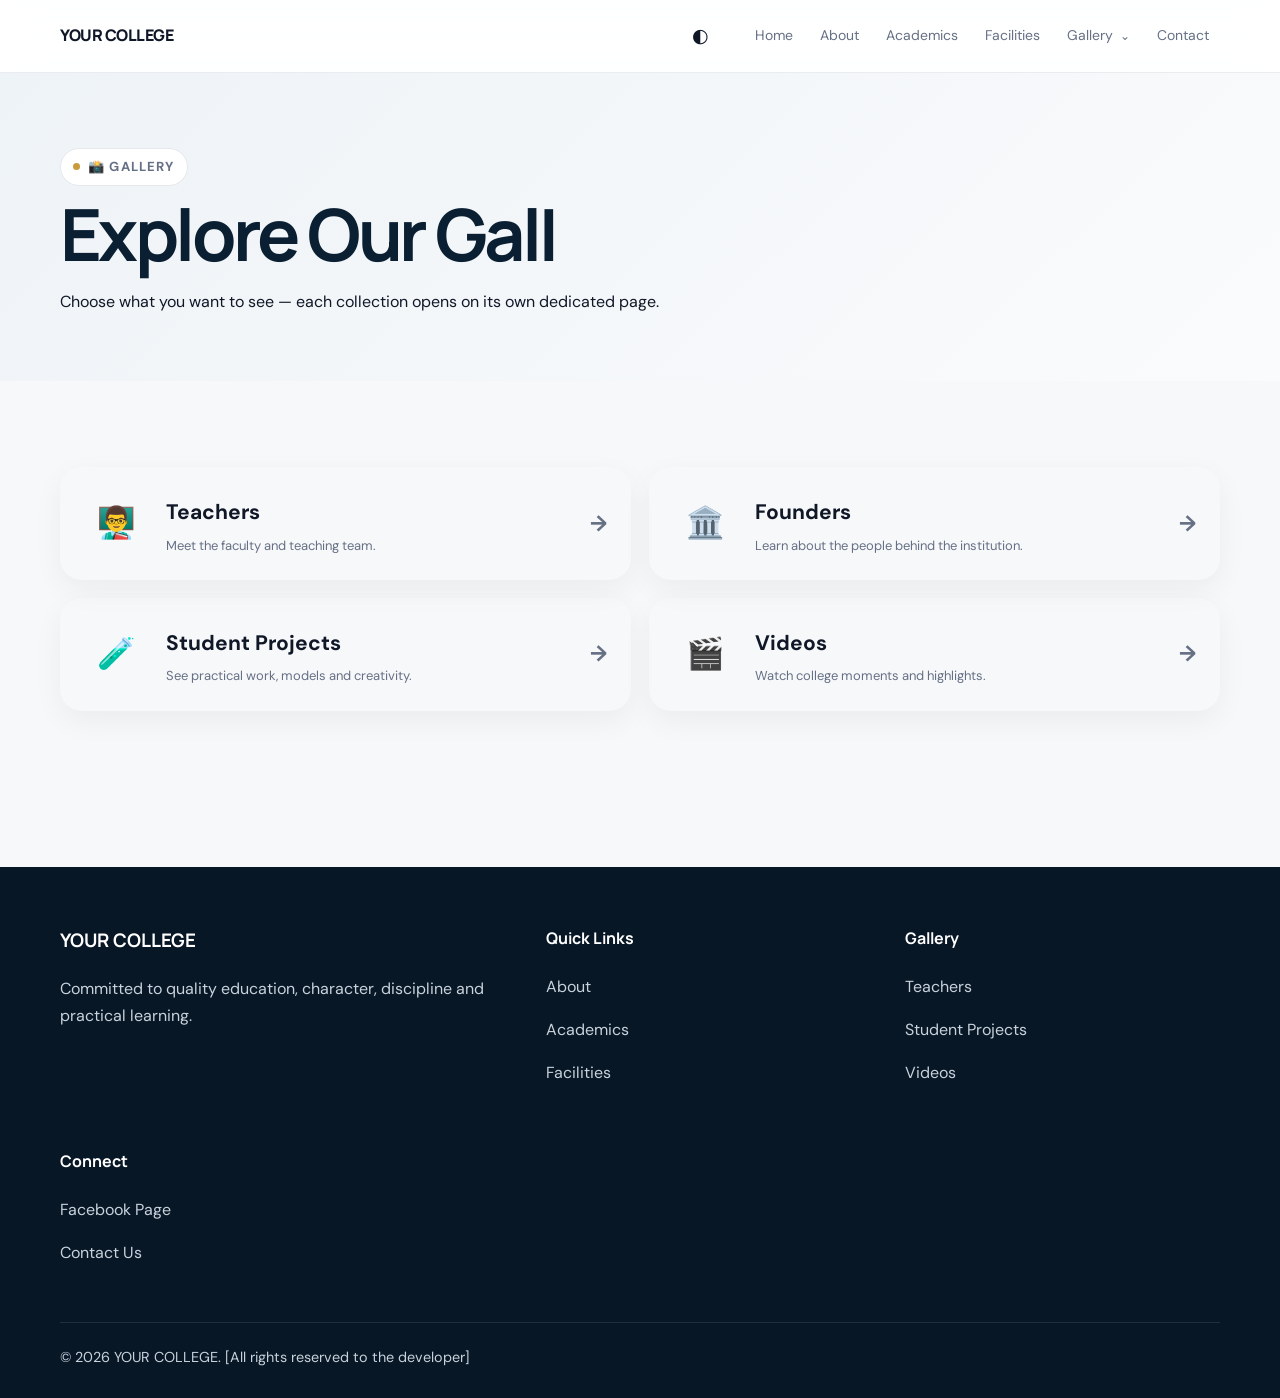
<file: gallery.html>
<!doctype html>
<html lang="en"><head><meta charset="utf-8"><meta name="viewport" content="width=device-width,initial-scale=1">
<title>Gallery | YOUR COLLEGE</title><link rel="stylesheet" href="style.css"></head>
<body><nav class="navbar">
<div class="container">
<a class="brand" href="index.html">YOUR COLLEGE</a>
<div class="nav-actions">
<button class="theme-toggle" id="themeToggle" aria-label="Toggle theme">◐</button>
<button class="menu-toggle" id="menuToggle" aria-label="Open menu">⋮</button>
</div>
<div class="nav-links" id="navLinks">
<a href="index.html" data-nav="home">Home</a>
<a href="about.html" data-nav="about">About</a>
<a href="academics.html" data-nav="academics">Academics</a>
<a href="facilities.html" data-nav="facilities">Facilities</a>
<div class="nav-gallery">
<button class="gallery-nav-btn" type="button" aria-expanded="false">Gallery <span>⌄</span></button>
<div class="gallery-submenu">
<a href="gallery.html">Gallery Home</a>
<a href="gallery-teachers.html">👨‍🏫 Teachers</a>
<a href="gallery-founders.html">🏛️ Founders</a>
<a href="gallery-projects.html">🧪 Student Projects</a>
<a href="gallery-videos.html">🎬 Videos</a>
</div>
</div>
<a href="contact.html" data-nav="contact">Contact</a>
</div>
</div>
</nav>
<main>
<section class="page-hero gallery-detail-hero"><div class="container">
<span class="eyebrow">📸 Gallery</span><h1 class="movable-text">Explore Our Gallery</h1>
<p>Choose what you want to see — each collection opens on its own dedicated page.</p>
</div></section>
<section class="section"><div class="container">
<div class="gallery-directory">
<a class="gallery-directory-card" href="gallery-teachers.html"><div class="gallery-icon">👨‍🏫</div><div><h2>Teachers</h2><p>Meet the faculty and teaching team.</p></div><strong>→</strong></a>
<a class="gallery-directory-card" href="gallery-founders.html"><div class="gallery-icon">🏛️</div><div><h2>Founders</h2><p>Learn about the people behind the institution.</p></div><strong>→</strong></a>
<a class="gallery-directory-card" href="gallery-projects.html"><div class="gallery-icon">🧪</div><div><h2>Student Projects</h2><p>See practical work, models and creativity.</p></div><strong>→</strong></a>
<a class="gallery-directory-card" href="gallery-videos.html"><div class="gallery-icon">🎬</div><div><h2>Videos</h2><p>Watch college moments and highlights.</p></div><strong>→</strong></a>
</div>
</div></section>
</main><footer class="footer"><div class="container">
<div class="footer-grid">
<div><h3>YOUR COLLEGE</h3><p>Committed to quality education, character, discipline and practical learning.</p></div>
<div><h4>Quick Links</h4><p><a href="about.html">About</a></p><p><a href="academics.html">Academics</a></p><p><a href="facilities.html">Facilities</a></p></div>
<div><h4>Gallery</h4><p><a href="gallery-teachers.html">Teachers</a></p><p><a href="gallery-projects.html">Student Projects</a></p><p><a href="gallery-videos.html">Videos</a></p></div>
<div><h4>Connect</h4><p><a href="https://facebook.com/" target="_blank" rel="noopener">Facebook Page</a></p><p><a href="contact.html">Contact Us</a></p></div>
</div><div class="footer-bottom">© 2026 YOUR COLLEGE. [All rights reserved to the developer]</div>
</div></footer>
<script src="script.js"></script>
</body></html>
</file>
<file: style.css>
@import url('https://fonts.googleapis.com/css2?family=DM+Sans:wght@400;500;600;700&family=Manrope:wght@500;600;700;800&display=swap');

:root{
  --ink:#101828;
  --muted:#667085;
  --navy:#0b1f33;
  --navy-2:#102d49;
  --accent:#c99b3b;
  --accent-2:#e8c979;
  --paper:#f7f8fa;
  --white:#fff;
  --line:#e6e8ec;
  --shadow:0 20px 60px rgba(16,24,40,.10);
  --radius:22px;
}
*{box-sizing:border-box}
html{scroll-behavior:smooth}
body{
  margin:0;color:var(--ink);background:var(--paper);
  font-family:"DM Sans",system-ui,-apple-system,sans-serif;
  line-height:1.7;
}
img,video{max-width:100%;display:block}
a{text-decoration:none;color:inherit}
.container{width:min(1160px,92%);margin:auto}
.navbar{
  position:sticky;top:0;z-index:1000;
  background:rgba(255,255,255,.88);
  backdrop-filter:blur(18px);
  border-bottom:1px solid rgba(230,232,236,.8);
  padding:14px 0;
}
.navbar .container{display:flex;align-items:center;justify-content:space-between;gap:24px}
.logo,.brand{
  font-family:"Manrope",sans-serif;font-weight:800;letter-spacing:-.03em;
}
.nav-links{display:flex;align-items:center;gap:8px;flex-wrap:wrap}
.nav-links a{
  padding:9px 13px;border-radius:999px;color:#475467;font-weight:600;font-size:.93rem;
}
.nav-links a:hover,.nav-links a.active{background:#eef2f6;color:var(--navy)}
.btn{
  display:inline-flex;align-items:center;justify-content:center;gap:8px;
  padding:12px 19px;border-radius:12px;font-weight:700;border:1px solid transparent;
  transition:.25s ease;
}
.btn-primary{background:var(--navy);color:white;box-shadow:0 10px 25px rgba(11,31,51,.18)}
.btn-primary:hover{transform:translateY(-2px);background:#173d60}
.btn-gold{background:var(--accent);color:#1bf66d}
.btn-outline{border-color:#d0d5dd;background:white}
.hero{
  position:relative;overflow:hidden;padding:92px 0 84px;
  background:
    radial-gradient(circle at 80% 15%,rgba(201,155,59,.16),transparent 32%),
    linear-gradient(135deg,#f8fafc 0%,#eef3f7 100%);
}
.hero:before{
  content:"";position:absolute;width:420px;height:420px;border-radius:50%;
  border:1px solid rgba(11,31,51,.07);right:-160px;top:-180px;
}
.hero-grid{display:grid;grid-template-columns:1.12fr .88fr;gap:60px;align-items:center}
.eyebrow{
  display:inline-flex;align-items:center;gap:8px;padding:7px 12px;border-radius:999px;
  background:#fff;border:1px solid var(--line);color:#667085;font-weight:700;font-size:.82rem;
  text-transform:uppercase;letter-spacing:.09em;
}
.eyebrow:before{content:"";width:7px;height:7px;border-radius:50%;background:var(--accent)}
.hero h1{
  font-family:"Manrope",sans-serif;font-size:clamp(2.7rem,6vw,5.3rem);
  line-height:1.02;letter-spacing:-.055em;margin:20px 0 18px;color:var(--navy);
}
.hero h1 span{color:var(--accent)}
.hero p{font-size:1.08rem;color:#667085;max-width:650px}
.hero-actions{display:flex;gap:12px;flex-wrap:wrap;margin-top:28px}
.hero-media{
  min-height:390px;border-radius:28px;overflow:hidden;background:#0b1f33;
  box-shadow:var(--shadow);border:8px solid rgba(255,255,255,.7);
}
.hero-media img{width:100%;height:100%;object-fit:cover;min-height:374px}
section{padding:86px 0}
.section-head{display:flex;justify-content:space-between;align-items:end;gap:25px;margin-bottom:35px}
.section-head h2{
  font-family:"Manrope",sans-serif;font-size:clamp(2rem,4vw,3.1rem);
  line-height:1.1;letter-spacing:-.045em;margin:0;color:var(--navy)
}
.section-head p{max-width:580px;color:var(--muted);margin:0}
.stats{padding:0 0 30px;margin-top:-34px;position:relative;z-index:2}
.stats-grid{display:grid;grid-template-columns:repeat(4,1fr);gap:14px}
.stat{
  background:#fff;border:1px solid var(--line);border-radius:18px;padding:22px;
  box-shadow:0 12px 30px rgba(16,24,40,.06)
}
.stat strong{display:block;font-family:"Manrope";font-size:1.9rem;color:var(--navy)}
.stat span{color:var(--muted);font-size:.9rem}
.card-grid{display:grid;grid-template-columns:repeat(3,1fr);gap:20px}
.card{
  background:#fff;border:1px solid var(--line);border-radius:var(--radius);padding:26px;
  box-shadow:0 10px 30px rgba(16,24,40,.05);transition:.25s ease
}
.card:hover{transform:translateY(-5px);box-shadow:var(--shadow)}
.card h3{font-family:"Manrope";margin:12px 0 8px;color:var(--navy)}
.card p{color:var(--muted);margin:0}
.icon{
  width:48px;height:48px;border-radius:14px;display:grid;place-items:center;
  background:#f5f0e3;color:#9a7020;font-weight:800
}
.media-card{overflow:hidden;padding:0}
.media-card img{width:100%;height:230px;object-fit:cover}
.media-card .content{padding:20px}
.profile-card{overflow:hidden;padding:0}
.profile-card img{width:100%;height:280px;object-fit:cover;background:#e9edf1}
.profile-card .content{padding:20px}
.video-wrap{
  background:var(--navy);border-radius:28px;padding:10px;box-shadow:var(--shadow)
}
.video-wrap video{width:100%;border-radius:20px;max-height:620px;background:#000}
.tabs{display:flex;gap:9px;flex-wrap:wrap;margin-bottom:28px}
.tab{
  cursor:pointer;border:1px solid var(--line);background:#fff;padding:10px 15px;
  border-radius:999px;font-weight:700;color:#667085
}
.tab.active{background:var(--navy);color:#fff;border-color:var(--navy)}
.panel{display:none}.panel.active{display:block}
.cta{
  background:linear-gradient(135deg,var(--navy),var(--navy-2));
  color:#fff;border-radius:30px;padding:52px;display:flex;justify-content:space-between;
  align-items:center;gap:30px;box-shadow:var(--shadow)
}
.cta h2{font-family:"Manrope";font-size:2.2rem;line-height:1.1;margin:0 0 10px}
.cta p{color:#c8d2dc;margin:0}
.footer{background:#081725;color:#c8d2dc;padding:58px 0 28px;margin-top:70px}
.footer-grid{display:grid;grid-template-columns:1.4fr 1fr 1fr;gap:45px}
.footer h3,.footer h4{color:#fff;font-family:"Manrope";margin-top:0}
.footer a{color:#c8d2dc}
.footer a:hover{color:#fff}
.footer-bottom{border-top:1px solid rgba(255,255,255,.1);margin-top:40px;padding-top:22px;font-size:.9rem;display:flex;justify-content:space-between;gap:15px}
.welcome-overlay{
  position:fixed;inset:0;background:rgba(5,16,26,.72);backdrop-filter:blur(10px);
  z-index:2000;display:grid;place-items:center;padding:20px
}
.welcome-card{
  width:min(780px,100%);background:#fff;border-radius:28px;overflow:hidden;
  box-shadow:0 30px 100px rgba(0,0,0,.35);position:relative
}
.welcome-card img{width:100%;height:370px;object-fit:cover}
.welcome-card .welcome-copy{padding:25px 28px 30px}
.close-welcome{
  position:absolute;right:15px;top:15px;width:40px;height:40px;border:0;border-radius:50%;
  background:rgba(0,0,0,.58);color:#fff;font-size:1.25rem;cursor:pointer
}
.page-hero{padding:75px 0;background:linear-gradient(135deg,#eef3f7,#fafbfc)}
.page-hero h1{font-family:"Manrope";font-size:clamp(2.5rem,6vw,4.5rem);letter-spacing:-.05em;line-height:1.05;color:var(--navy);margin:10px 0}
.table-wrap{overflow:auto;border:1px solid var(--line);border-radius:18px;background:#fff}
table{border-collapse:collapse;width:100%}th,td{text-align:left;padding:15px 17px;border-bottom:1px solid var(--line)}
th{background:#f8fafc;color:var(--navy);font-family:"Manrope"}
@media(max-width:900px){
  .hero-grid{grid-template-columns:1fr;gap:35px}.hero-media{min-height:280px}.hero-media img{min-height:280px}
  .stats-grid{grid-template-columns:repeat(2,1fr)}.card-grid{grid-template-columns:repeat(2,1fr)}
  .footer-grid{grid-template-columns:1fr 1fr}.cta{padding:38px}
}
@media(max-width:620px){
  .navbar .container{align-items:flex-start}.nav-links{justify-content:flex-end}
  .nav-links a{font-size:.82rem;padding:7px 9px}.hero{padding:58px 0}.hero h1{font-size:2.65rem}
  section{padding:62px 0}.stats{margin-top:0}.stats-grid,.card-grid{grid-template-columns:1fr}
  .section-head{display:block}.section-head p{margin-top:12px}.cta{display:block;padding:30px}
  .cta .btn{margin-top:22px}.footer-grid{grid-template-columns:1fr}.footer-bottom{display:block}
}


/* ===== V3 POLISH: compact mobile navigation ===== */
.menu-toggle{
  display:none;width:42px;height:42px;border:1px solid var(--line);border-radius:12px;
  background:#fff;color:var(--navy);font-size:22px;cursor:pointer;align-items:center;justify-content:center;
}
.nav-actions{display:flex;align-items:center;gap:8px}
.theme-toggle{
  width:42px;height:42px;border:1px solid var(--line);border-radius:12px;background:#fff;
  color:var(--navy);cursor:pointer;font-size:17px
}
body.dark{
  --ink:#eef2f6;--muted:#a9b4c0;--navy:#f4f7fa;--navy-2:#dbe4ec;
  --paper:#0a1119;--white:#111b25;--line:#223140;--shadow:0 20px 60px rgba(0,0,0,.28)
}
body.dark .navbar{background:rgba(10,17,25,.88);border-color:#223140}
body.dark .nav-links a{color:#b8c4cf}
body.dark .nav-links a:hover,body.dark .nav-links a.active{background:#172533;color:#fff}
body.dark .card,body.dark .stat,body.dark .table-wrap,body.dark .welcome-card,
body.dark .btn-outline,body.dark .tab{background:#111b25;border-color:#223140}
body.dark .hero,body.dark .page-hero{background:linear-gradient(135deg,#0a1119,#111d29)}
body.dark .hero h1,body.dark .section-head h2,body.dark .card h3,
body.dark .page-hero h1,body.dark th{color:#f4f7fa}
body.dark .footer{background:#050b11}
body.dark .theme-toggle,body.dark .menu-toggle{background:#111b25;color:#fff;border-color:#223140}

@media(max-width:760px){
  .navbar .container{position:relative;align-items:center}
  .menu-toggle{display:inline-flex}
  .nav-actions{margin-left:auto}
  .nav-links{
    display:none;position:absolute;right:0;top:56px;width:min(235px,88vw);
    background:rgba(255,255,255,.98);border:1px solid var(--line);border-radius:18px;
    padding:8px;box-shadow:0 20px 45px rgba(16,24,40,.16);flex-direction:column;align-items:stretch;
  }
  .nav-links.open{display:flex}
  .nav-links a{width:100%;font-size:.9rem;padding:10px 12px}
  body.dark .nav-links{background:#111b25}
  .navbar .btn{display:none}
}
body.dark .btn-primary {
    background: #ffffff !important;
    color: #111111 !important;
    border-color: #ffffff !important;
}

body.dark .btn-primary:hover {
    background: #e5e5e5 !important;
    color: #000000 !important;
}

/* draggable text hint */
.movable-text{cursor:grab;user-select:none}
.movable-text:active{cursor:grabbing}


/* ===== V4 NAVIGATION ===== */
.nav-actions{display:flex;align-items:center;gap:8px;margin-left:auto}
.menu-toggle,.theme-toggle{border:1px solid var(--border);background:var(--surface);color:var(--text);width:38px;height:38px;border-radius:11px;display:grid;place-items:center;cursor:pointer;font-size:19px}
.menu-toggle{display:none;font-size:24px;line-height:1}
.nav-links{display:flex;align-items:center;gap:5px}
.nav-links>a,.gallery-nav-btn{border:0;background:transparent;color:var(--muted);padding:10px 11px;border-radius:10px;text-decoration:none;font:inherit;font-size:14px;cursor:pointer;white-space:nowrap}
.nav-links>a:hover,.nav-links>a.active,.gallery-nav-btn:hover{background:var(--surface-2);color:var(--text)}
.nav-gallery{position:relative}
.gallery-nav-btn span{font-size:12px;margin-left:3px}
.gallery-submenu{position:absolute;top:calc(100% + 8px);left:0;min-width:205px;padding:7px;background:var(--surface);border:1px solid var(--border);border-radius:14px;box-shadow:0 18px 45px rgba(0,0,0,.12);display:none;z-index:100}
.nav-gallery.open .gallery-submenu{display:grid}
.gallery-submenu a{padding:10px 11px;border-radius:9px;color:var(--text);text-decoration:none;font-size:13px}
.gallery-submenu a:hover{background:var(--surface-2)}
@media(max-width:760px){
  .menu-toggle{display:grid}
  .nav-links{position:absolute;top:calc(100% + 8px);right:16px;width:min(230px,calc(100vw - 32px));padding:7px;background:var(--surface);border:1px solid var(--border);border-radius:15px;box-shadow:0 18px 45px rgba(0,0,0,.14);display:none;align-items:stretch;gap:2px}
  .nav-links.open{display:flex;flex-direction:column}
  .nav-links>a,.gallery-nav-btn{width:100%;text-align:left;padding:10px 12px;font-size:13px}
  .gallery-submenu{position:static;min-width:0;margin:2px 0 3px;padding:4px;box-shadow:none;border-radius:10px}
  .gallery-submenu a{padding:9px 10px;font-size:12px}
}

/* ===== V4 FACILITIES ===== */
.premium-facilities{grid-template-columns:repeat(2,minmax(0,1fr));gap:18px}
.facility-card{position:relative;display:flex;align-items:center;gap:18px;padding:22px;border:1px solid var(--border);border-radius:20px;background:linear-gradient(135deg,var(--surface),var(--surface-2));box-shadow:0 10px 30px rgba(0,0,0,.05);overflow:hidden;transition:transform .25s ease,box-shadow .25s ease,border-color .25s ease}
.facility-card:before{content:"";position:absolute;inset:0;background:linear-gradient(120deg,transparent,rgba(255,255,255,.08),transparent);transform:translateX(-100%);transition:transform .55s ease}
.facility-card:hover{transform:translateY(-5px);box-shadow:0 18px 38px rgba(0,0,0,.09)}
.facility-card:hover:before{transform:translateX(100%)}
.facility-icon{width:58px;height:58px;flex:0 0 58px;border-radius:17px;display:grid;place-items:center;background:var(--surface-2);border:1px solid var(--border);font-size:29px}
.facility-card-content{min-width:0}
.facility-card-content>span{font-size:10px;letter-spacing:.16em;font-weight:800;color:var(--muted)}
.facility-card h3{margin:4px 0 5px;font-size:20px}
.facility-card p{margin:0;color:var(--muted);line-height:1.6;font-size:13px}
.facility-arrow{margin-left:auto;align-self:flex-start;font-size:19px;color:var(--muted)}
@media(max-width:700px){.premium-facilities{grid-template-columns:1fr}.facility-card{padding:18px;gap:14px}.facility-icon{width:52px;height:52px;flex-basis:52px;font-size:25px}.facility-card h3{font-size:18px}}

/* ===== V4 GALLERY DIRECTORY ===== */
.gallery-directory{display:grid;grid-template-columns:repeat(2,minmax(0,1fr));gap:18px}
.gallery-directory-card{position:relative;display:grid;grid-template-columns:auto 1fr auto;align-items:center;gap:18px;padding:24px;border:1px solid var(--border);border-radius:22px;background:var(--surface);color:var(--text);text-decoration:none;box-shadow:0 10px 30px rgba(0,0,0,.05);transition:transform .25s ease,box-shadow .25s ease,border-color .25s ease}
.gallery-directory-card:hover{transform:translateY(-5px);box-shadow:0 20px 42px rgba(0,0,0,.10)}
.gallery-icon{width:64px;height:64px;border-radius:18px;display:grid;place-items:center;background:var(--surface-2);border:1px solid var(--border);font-size:31px}
.gallery-directory-card span{font-size:10px;font-weight:800;letter-spacing:.14em;color:var(--muted)}
.gallery-directory-card h2{margin:4px 0 5px;font-size:21px}
.gallery-directory-card p{margin:0;color:var(--muted);font-size:13px;line-height:1.55}
.gallery-directory-card strong{font-size:22px;color:var(--muted)}
.gallery-page-head{display:flex;align-items:end;justify-content:space-between;gap:20px;margin-bottom:28px}
.dedicated-panel{display:block}
.gallery-detail-hero{padding-bottom:50px}
@media(max-width:700px){
  .gallery-directory{grid-template-columns:1fr}
  .gallery-directory-card{padding:18px;gap:13px}
  .gallery-icon{width:55px;height:55px;font-size:27px}
  .gallery-directory-card h2{font-size:18px}
  .gallery-page-head{align-items:flex-start;flex-direction:column}
}
</file>
<file: admin.css>
*{box-sizing:border-box}body{margin:0;background:#f5f7fb;color:#121827;font:14px Arial,sans-serif}.wrap{max-width:1100px;margin:auto;padding:28px 16px 80px}header{margin-bottom:25px}header a{color:#3157d5;text-decoration:none}h1{font-size:36px;margin:18px 0 8px}.grid{display:grid;grid-template-columns:1fr 1fr;gap:14px}.panel{background:#fff;border:1px solid #e2e7ef;border-radius:13px;padding:18px}.wide{grid-column:1/-1}h2{margin:0 0 14px;font-size:19px}label{font-weight:700}textarea,input{display:block;width:100%;margin-top:7px;padding:10px;border:1px solid #d7dce5;border-radius:8px;font:inherit}textarea{min-height:72px;resize:vertical}.row{display:grid;grid-template-columns:1fr 1fr 1.5fr;gap:8px;margin:8px 0}.row input{margin:0}button{margin-top:18px;padding:12px 20px;border:0;border-radius:8px;background:#3157d5;color:#fff;font-weight:700}.secondary{background:#e6eaf2;color:#273149}#status{margin-left:12px;color:#3157d5}.hint{color:#687386;line-height:1.6}@media(max-width:700px){.grid{grid-template-columns:1fr}.wide{grid-column:auto}.row{grid-template-columns:1fr}}
</file>
